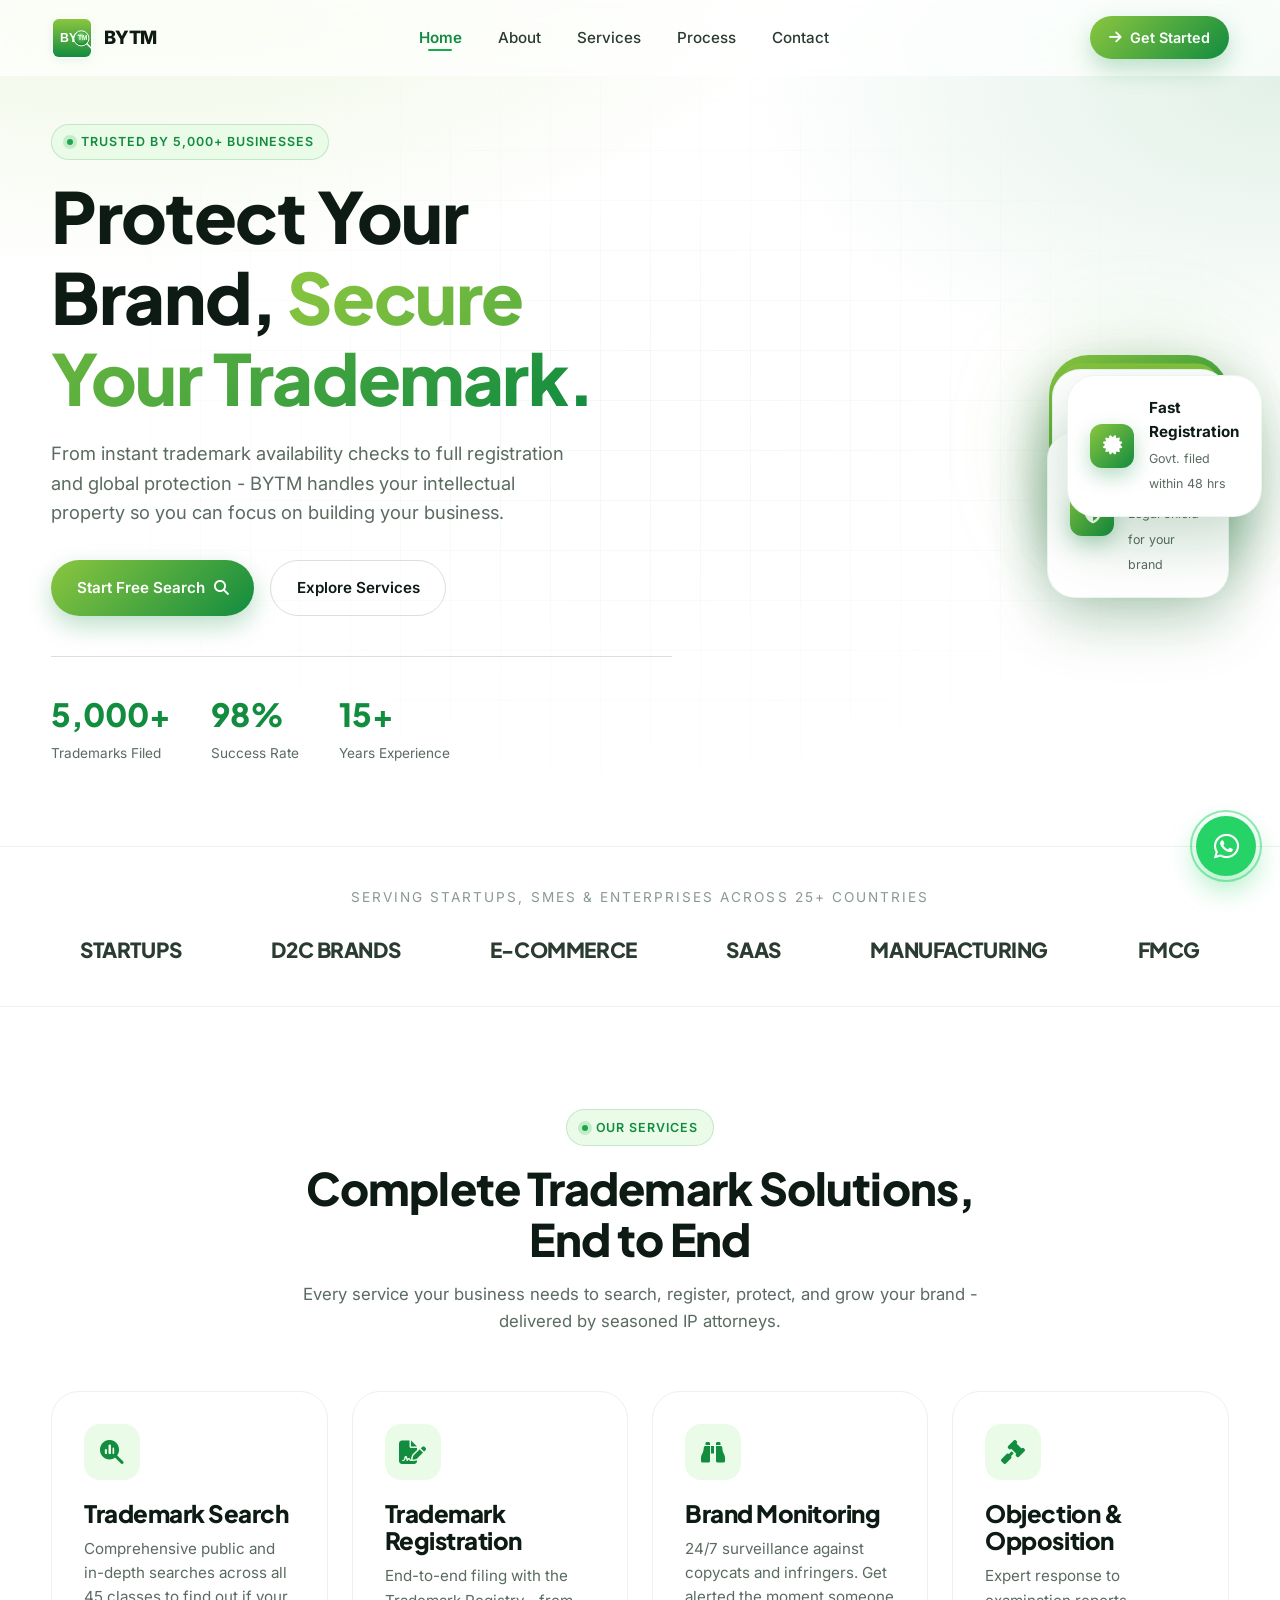
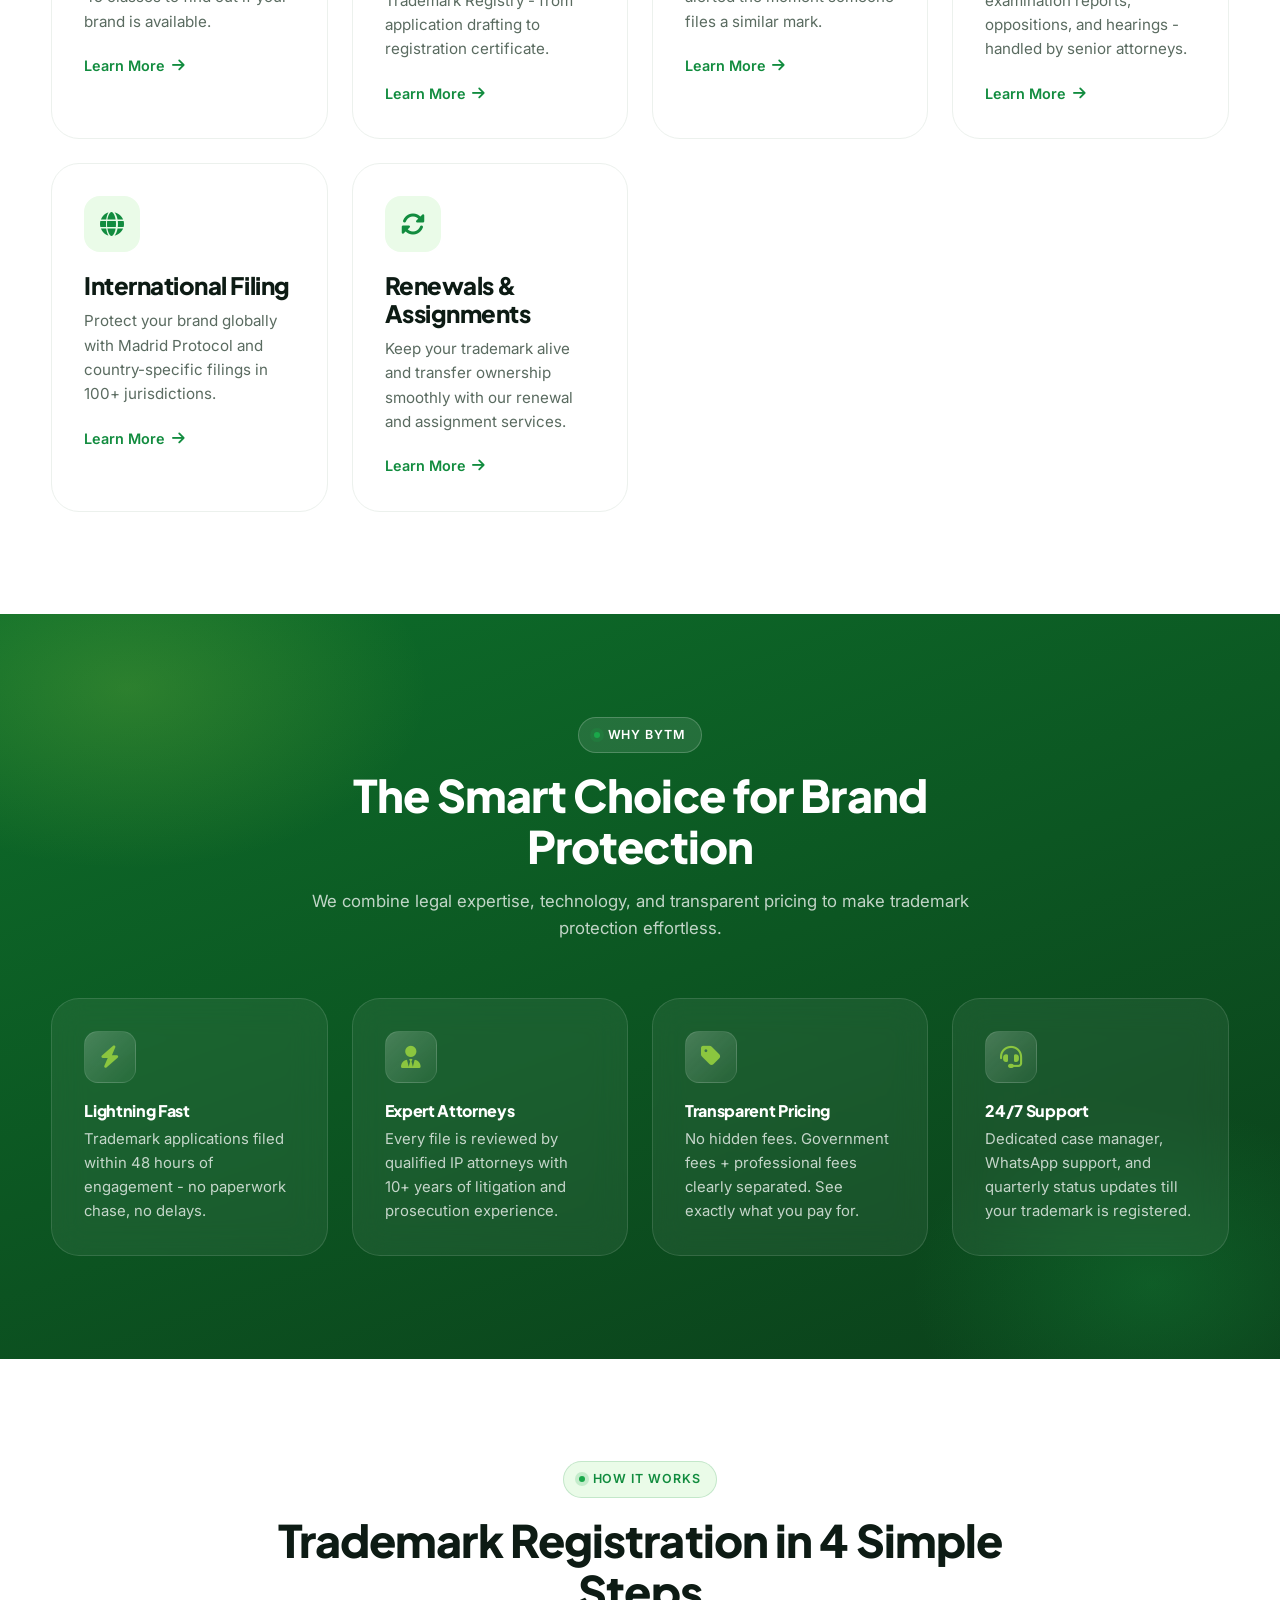
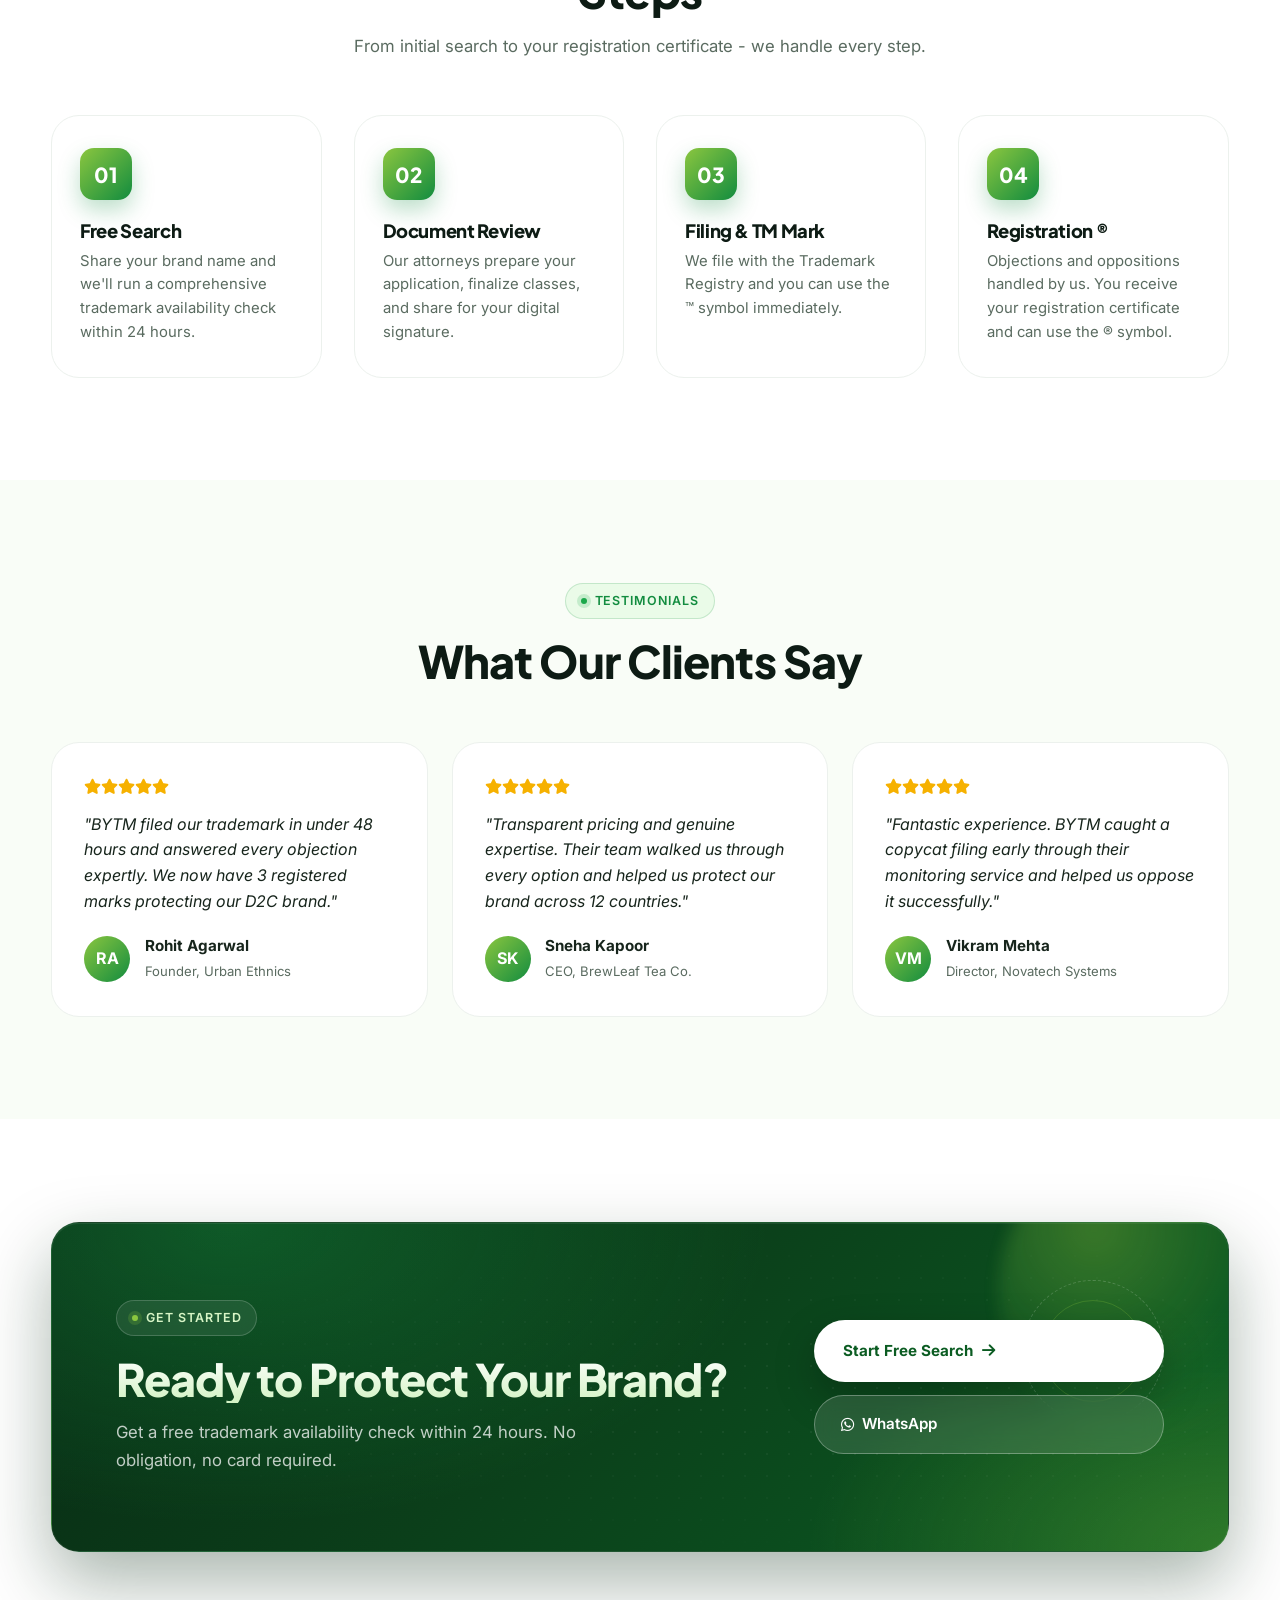
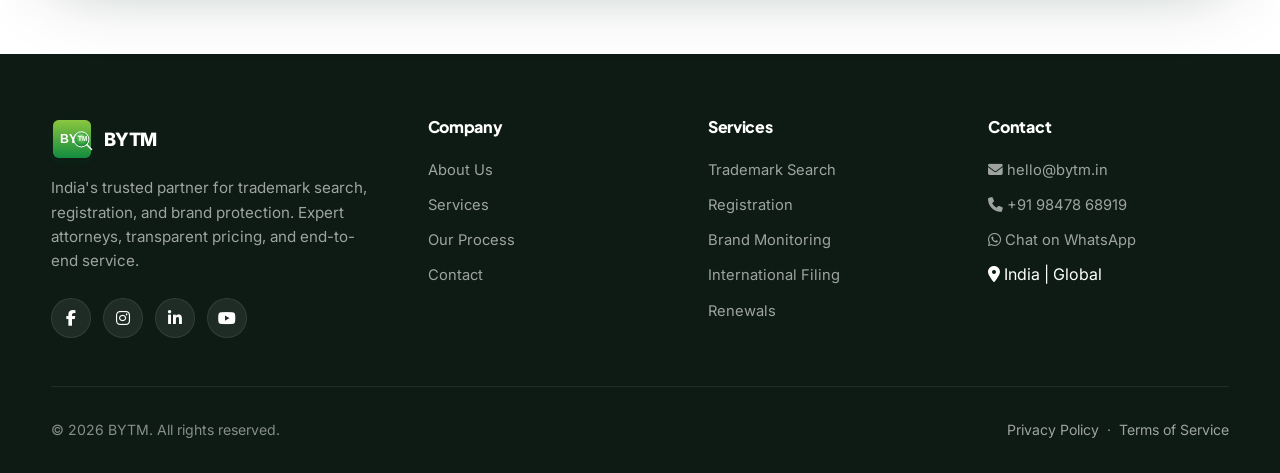
<file: index.html>
<!DOCTYPE html>
<html lang="en">
<head>
<meta charset="UTF-8"/>
<meta name="viewport" content="width=device-width, initial-scale=1.0"/>
<title>BYTM - Trademark Search, Registration & Protection Experts</title>
<meta name="description" content="BYTM helps businesses search, register, and protect their trademarks across India and globally. Fast filings, expert attorneys, and end-to-end IP protection."/>
<link rel="icon" type="image/svg+xml" href="assets/logo.svg"/>
<link rel="preconnect" href="https://fonts.googleapis.com"/>
<link rel="preconnect" href="https://fonts.gstatic.com" crossorigin/>
<link href="https://fonts.googleapis.com/css2?family=Inter:wght@400;500;600;700&family=Plus+Jakarta+Sans:wght@600;700;800&display=swap" rel="stylesheet"/>
<link rel="stylesheet" href="https://cdnjs.cloudflare.com/ajax/libs/font-awesome/6.5.1/css/all.min.css"/>
<link rel="stylesheet" href="css/style.css"/>
</head>
<body>

<!-- NAV -->
<nav class="nav">
  <div class="container nav-inner">
    <a href="index.html" class="logo">
      <img src="assets/logo.svg" alt="BYTM"/>
      <span>BYTM</span>
    </a>
    <ul class="nav-links">
      <li><a href="index.html">Home</a></li>
      <li><a href="about.html">About</a></li>
      <li><a href="services.html">Services</a></li>
      <li><a href="process.html">Process</a></li>
      <li><a href="contact.html">Contact</a></li>
    </ul>
    <div class="nav-cta">
      <a href="contact.html" class="btn btn-primary"><i class="fa-solid fa-arrow-right"></i> Get Started</a>
      <button class="hamburger" aria-label="Menu"><span></span></button>
    </div>
  </div>
</nav>

<!-- HERO -->
<header class="hero">
  <div class="container hero-grid">
    <div class="hero-text">
      <span class="eyebrow reveal">Trusted by 5,000+ businesses</span>
      <h1 class="reveal delay-1">Protect Your Brand, <span class="accent">Secure Your Trademark.</span></h1>
      <p class="hero-lead reveal delay-2">From instant trademark availability checks to full registration and global protection - BYTM handles your intellectual property so you can focus on building your business.</p>
      <div class="hero-ctas reveal delay-3">
        <a href="contact.html" class="btn btn-primary">Start Free Search <i class="fa-solid fa-magnifying-glass"></i></a>
        <a href="services.html" class="btn btn-ghost">Explore Services</a>
      </div>
      <div class="hero-stats reveal delay-4">
        <div class="stat"><strong data-count="5000" data-suffix="+">0</strong><span>Trademarks Filed</span></div>
        <div class="stat"><strong data-count="98" data-suffix="%">0</strong><span>Success Rate</span></div>
        <div class="stat"><strong data-count="15" data-suffix="+">0</strong><span>Years Experience</span></div>
      </div>
    </div>
    <div class="hero-visual reveal delay-2">
      <div class="orb"></div>
      <div class="card-stack">
        <div class="hero-logo-badge"><img src="assets/logo.svg" alt="BYTM"/></div>
        <div class="hero-card c1">
          <div class="icon"><i class="fa-solid fa-magnifying-glass"></i></div>
          <div class="txt"><strong>Instant Search</strong><span>Check availability in 30 seconds</span></div>
        </div>
        <div class="hero-card c2">
          <div class="icon"><i class="fa-solid fa-shield-halved"></i></div>
          <div class="txt"><strong>Full Protection</strong><span>Legal shield for your brand</span></div>
        </div>
        <div class="hero-card c3">
          <div class="icon"><i class="fa-solid fa-certificate"></i></div>
          <div class="txt"><strong>Fast Registration</strong><span>Govt. filed within 48 hrs</span></div>
        </div>
      </div>
    </div>
  </div>
</header>

<!-- TRUSTED BAR -->
<section class="trust-bar">
  <div class="container">
    <p class="reveal">Serving Startups, SMEs & Enterprises Across 25+ Countries</p>
    <div class="trust-logos reveal delay-1">
      <span>STARTUPS</span>
      <span>D2C BRANDS</span>
      <span>E-COMMERCE</span>
      <span>SAAS</span>
      <span>MANUFACTURING</span>
      <span>FMCG</span>
    </div>
  </div>
</section>

<!-- SERVICES PREVIEW -->
<section>
  <div class="container">
    <div class="section-title reveal">
      <span class="eyebrow">Our Services</span>
      <h2>Complete Trademark Solutions, End to End</h2>
      <p>Every service your business needs to search, register, protect, and grow your brand - delivered by seasoned IP attorneys.</p>
    </div>
    <div class="card-grid">
      <div class="card reveal">
        <div class="card-icon"><i class="fa-solid fa-magnifying-glass-chart"></i></div>
        <h3>Trademark Search</h3>
        <p>Comprehensive public and in-depth searches across all 45 classes to find out if your brand is available.</p>
        <a href="services.html" class="arrow">Learn More <i class="fa-solid fa-arrow-right"></i></a>
      </div>
      <div class="card reveal delay-1">
        <div class="card-icon"><i class="fa-solid fa-file-signature"></i></div>
        <h3>Trademark Registration</h3>
        <p>End-to-end filing with the Trademark Registry - from application drafting to registration certificate.</p>
        <a href="services.html" class="arrow">Learn More <i class="fa-solid fa-arrow-right"></i></a>
      </div>
      <div class="card reveal delay-2">
        <div class="card-icon"><i class="fa-solid fa-binoculars"></i></div>
        <h3>Brand Monitoring</h3>
        <p>24/7 surveillance against copycats and infringers. Get alerted the moment someone files a similar mark.</p>
        <a href="services.html" class="arrow">Learn More <i class="fa-solid fa-arrow-right"></i></a>
      </div>
      <div class="card reveal delay-3">
        <div class="card-icon"><i class="fa-solid fa-gavel"></i></div>
        <h3>Objection & Opposition</h3>
        <p>Expert response to examination reports, oppositions, and hearings - handled by senior attorneys.</p>
        <a href="services.html" class="arrow">Learn More <i class="fa-solid fa-arrow-right"></i></a>
      </div>
      <div class="card reveal">
        <div class="card-icon"><i class="fa-solid fa-globe"></i></div>
        <h3>International Filing</h3>
        <p>Protect your brand globally with Madrid Protocol and country-specific filings in 100+ jurisdictions.</p>
        <a href="services.html" class="arrow">Learn More <i class="fa-solid fa-arrow-right"></i></a>
      </div>
      <div class="card reveal delay-1">
        <div class="card-icon"><i class="fa-solid fa-rotate"></i></div>
        <h3>Renewals & Assignments</h3>
        <p>Keep your trademark alive and transfer ownership smoothly with our renewal and assignment services.</p>
        <a href="services.html" class="arrow">Learn More <i class="fa-solid fa-arrow-right"></i></a>
      </div>
    </div>
  </div>
</section>

<!-- WHY US -->
<section class="why">
  <div class="container">
    <div class="section-title reveal">
      <span class="eyebrow">Why BYTM</span>
      <h2>The Smart Choice for Brand Protection</h2>
      <p>We combine legal expertise, technology, and transparent pricing to make trademark protection effortless.</p>
    </div>
    <div class="why-grid">
      <div class="why-card reveal">
        <div class="icon"><i class="fa-solid fa-bolt"></i></div>
        <h4>Lightning Fast</h4>
        <p>Trademark applications filed within 48 hours of engagement - no paperwork chase, no delays.</p>
      </div>
      <div class="why-card reveal delay-1">
        <div class="icon"><i class="fa-solid fa-user-tie"></i></div>
        <h4>Expert Attorneys</h4>
        <p>Every file is reviewed by qualified IP attorneys with 10+ years of litigation and prosecution experience.</p>
      </div>
      <div class="why-card reveal delay-2">
        <div class="icon"><i class="fa-solid fa-tag"></i></div>
        <h4>Transparent Pricing</h4>
        <p>No hidden fees. Government fees + professional fees clearly separated. See exactly what you pay for.</p>
      </div>
      <div class="why-card reveal delay-3">
        <div class="icon"><i class="fa-solid fa-headset"></i></div>
        <h4>24/7 Support</h4>
        <p>Dedicated case manager, WhatsApp support, and quarterly status updates till your trademark is registered.</p>
      </div>
    </div>
  </div>
</section>

<!-- PROCESS -->
<section>
  <div class="container">
    <div class="section-title reveal">
      <span class="eyebrow">How It Works</span>
      <h2>Trademark Registration in 4 Simple Steps</h2>
      <p>From initial search to your registration certificate - we handle every step.</p>
    </div>
    <div class="process-grid">
      <div class="step reveal"><div class="num">01</div><h4>Free Search</h4><p>Share your brand name and we'll run a comprehensive trademark availability check within 24 hours.</p></div>
      <div class="step reveal delay-1"><div class="num">02</div><h4>Document Review</h4><p>Our attorneys prepare your application, finalize classes, and share for your digital signature.</p></div>
      <div class="step reveal delay-2"><div class="num">03</div><h4>Filing & TM Mark</h4><p>We file with the Trademark Registry and you can use the ™ symbol immediately.</p></div>
      <div class="step reveal delay-3"><div class="num">04</div><h4>Registration ®</h4><p>Objections and oppositions handled by us. You receive your registration certificate and can use the ® symbol.</p></div>
    </div>
  </div>
</section>

<!-- TESTIMONIALS -->
<section style="background:#f9fdf7;">
  <div class="container">
    <div class="section-title reveal">
      <span class="eyebrow">Testimonials</span>
      <h2>What Our Clients Say</h2>
    </div>
    <div class="testimonials-grid">
      <div class="t-card reveal">
        <div class="stars"><i class="fa-solid fa-star"></i><i class="fa-solid fa-star"></i><i class="fa-solid fa-star"></i><i class="fa-solid fa-star"></i><i class="fa-solid fa-star"></i></div>
        <blockquote>"BYTM filed our trademark in under 48 hours and answered every objection expertly. We now have 3 registered marks protecting our D2C brand."</blockquote>
        <div class="who"><div class="avatar">RA</div><div><strong>Rohit Agarwal</strong><span>Founder, Urban Ethnics</span></div></div>
      </div>
      <div class="t-card reveal delay-1">
        <div class="stars"><i class="fa-solid fa-star"></i><i class="fa-solid fa-star"></i><i class="fa-solid fa-star"></i><i class="fa-solid fa-star"></i><i class="fa-solid fa-star"></i></div>
        <blockquote>"Transparent pricing and genuine expertise. Their team walked us through every option and helped us protect our brand across 12 countries."</blockquote>
        <div class="who"><div class="avatar">SK</div><div><strong>Sneha Kapoor</strong><span>CEO, BrewLeaf Tea Co.</span></div></div>
      </div>
      <div class="t-card reveal delay-2">
        <div class="stars"><i class="fa-solid fa-star"></i><i class="fa-solid fa-star"></i><i class="fa-solid fa-star"></i><i class="fa-solid fa-star"></i><i class="fa-solid fa-star"></i></div>
        <blockquote>"Fantastic experience. BYTM caught a copycat filing early through their monitoring service and helped us oppose it successfully."</blockquote>
        <div class="who"><div class="avatar">VM</div><div><strong>Vikram Mehta</strong><span>Director, Novatech Systems</span></div></div>
      </div>
    </div>
  </div>
</section>

<!-- CTA -->
<section>
  <div class="container">
    <div class="cta-banner reveal">
      <div>
        <span class="eyebrow">Get Started</span><h2>Ready to Protect Your Brand?</h2>
        <p>Get a free trademark availability check within 24 hours. No obligation, no card required.</p>
      </div>
      <div class="actions">
        <a href="contact.html" class="btn btn-white">Start Free Search <i class="fa-solid fa-arrow-right"></i></a>
        <a href="#" data-wa-link data-wa-msg="Hi BYTM, I'd like a free trademark search." class="btn btn-ghost" style="background:rgba(255,255,255,.12);border-color:rgba(255,255,255,.3);color:#fff;"><i class="fa-brands fa-whatsapp"></i> WhatsApp</a>
      </div>
    </div>
  </div>
</section>

<!-- FOOTER -->
<footer class="footer">
  <div class="container">
    <div class="footer-grid">
      <div class="footer-brand">
        <a href="index.html" class="logo"><img src="assets/logo.svg" alt="BYTM"/><span>BYTM</span></a>
        <p>India's trusted partner for trademark search, registration, and brand protection. Expert attorneys, transparent pricing, and end-to-end service.</p>
        <div class="social">
          <a href="#" aria-label="Facebook"><i class="fa-brands fa-facebook-f"></i></a>
          <a href="#" aria-label="Instagram"><i class="fa-brands fa-instagram"></i></a>
          <a href="#" aria-label="LinkedIn"><i class="fa-brands fa-linkedin-in"></i></a>
          <a href="#" aria-label="YouTube"><i class="fa-brands fa-youtube"></i></a>
        </div>
      </div>
      <div class="footer-col">
        <h4>Company</h4>
        <ul>
          <li><a href="about.html">About Us</a></li>
          <li><a href="services.html">Services</a></li>
          <li><a href="process.html">Our Process</a></li>
          <li><a href="contact.html">Contact</a></li>
        </ul>
      </div>
      <div class="footer-col">
        <h4>Services</h4>
        <ul>
          <li><a href="services.html">Trademark Search</a></li>
          <li><a href="services.html">Registration</a></li>
          <li><a href="services.html">Brand Monitoring</a></li>
          <li><a href="services.html">International Filing</a></li>
          <li><a href="services.html">Renewals</a></li>
        </ul>
      </div>
      <div class="footer-col">
        <h4>Contact</h4>
        <ul>
          <li><a href="mailto:hello@bytm.in"><i class="fa-solid fa-envelope"></i> hello@bytm.in</a></li>
          <li><a href="tel:+919847868919"><i class="fa-solid fa-phone"></i> +91 98478 68919</a></li>
          <li><a href="#" data-wa-link><i class="fa-brands fa-whatsapp"></i> Chat on WhatsApp</a></li>
          <li><span><i class="fa-solid fa-location-dot"></i> India | Global</span></li>
        </ul>
      </div>
    </div>
    <div class="footer-bottom">
      <span>© <span id="year"></span> BYTM. All rights reserved.</span>
      <span><a href="#">Privacy Policy</a> &nbsp;·&nbsp; <a href="#">Terms of Service</a></span>
    </div>
  </div>
</footer>

<!-- FLOATING WHATSAPP -->
<a href="#" class="wa-float" data-wa-link aria-label="Chat on WhatsApp">
  <i class="fa-brands fa-whatsapp"></i>
  <span class="wa-tooltip">Chat with us on WhatsApp</span>
</a>

<script src="js/script.js"></script>
</body>
</html>
</file>
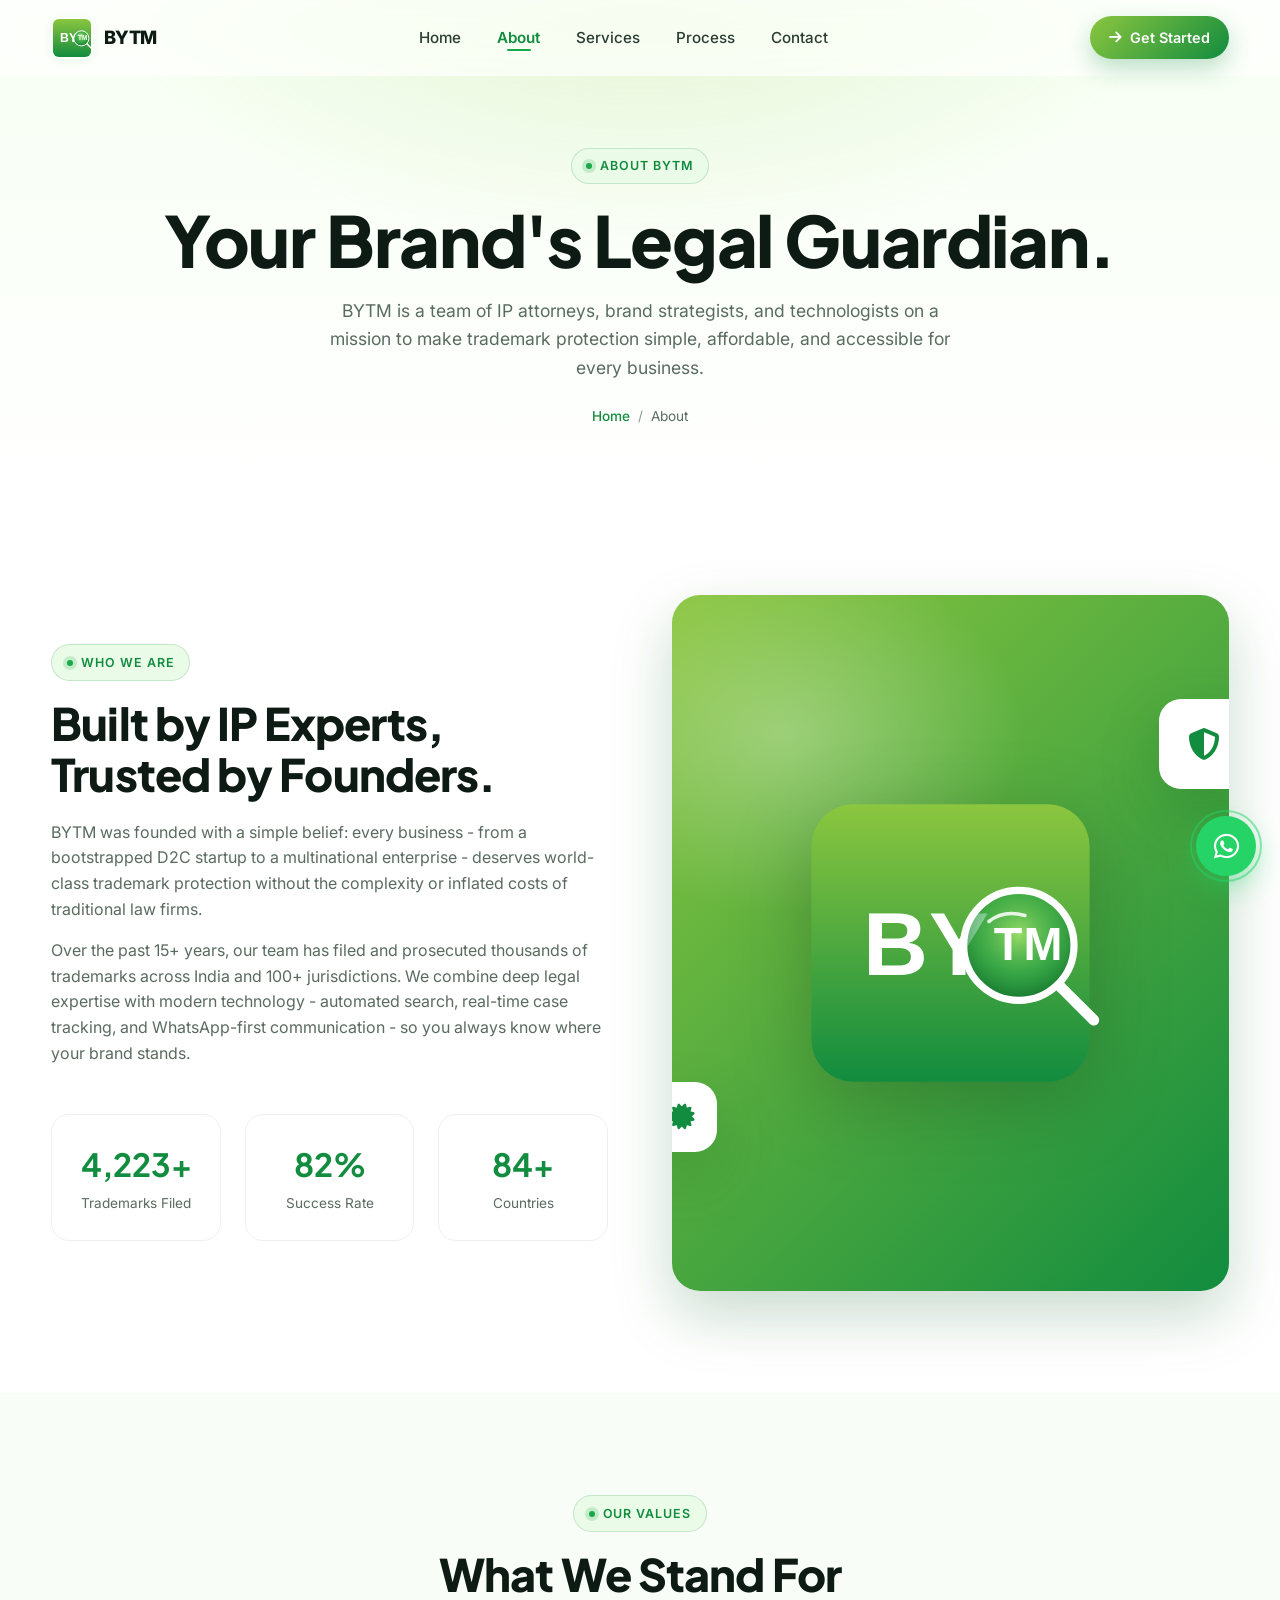
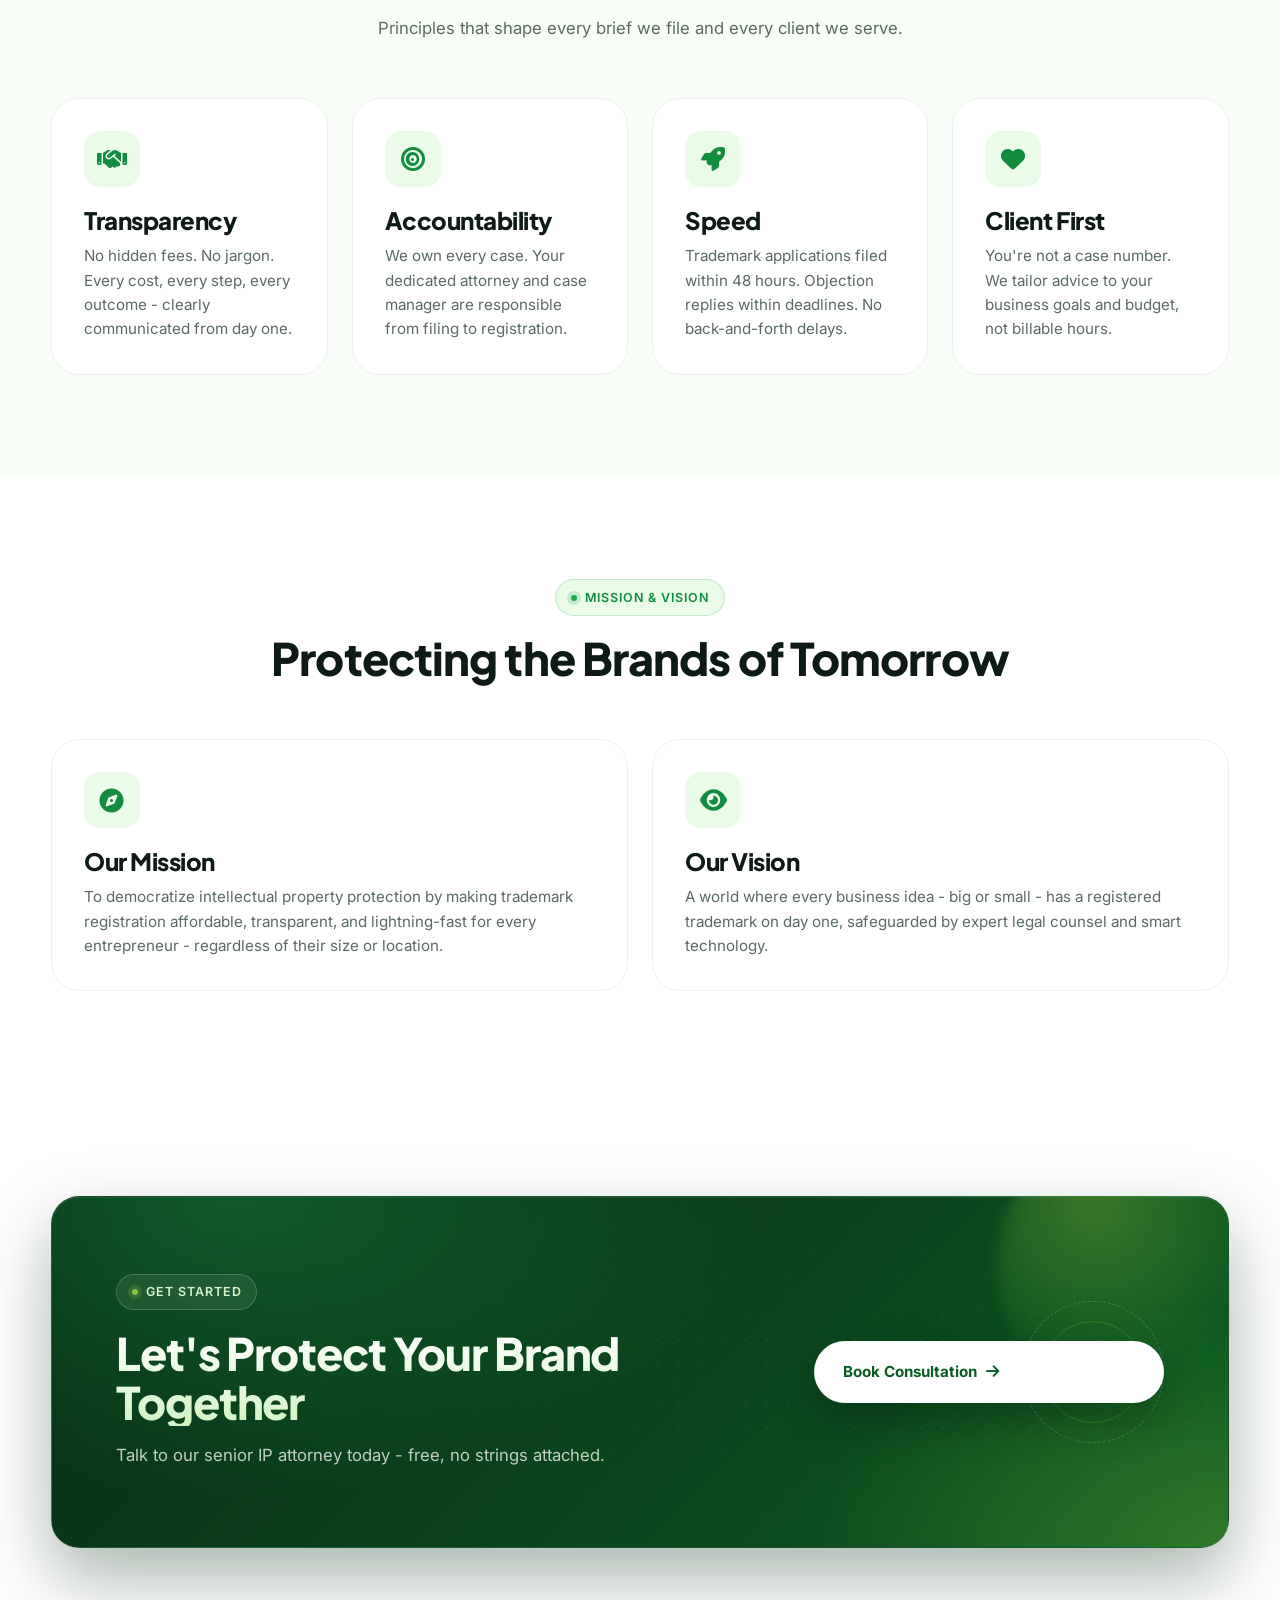
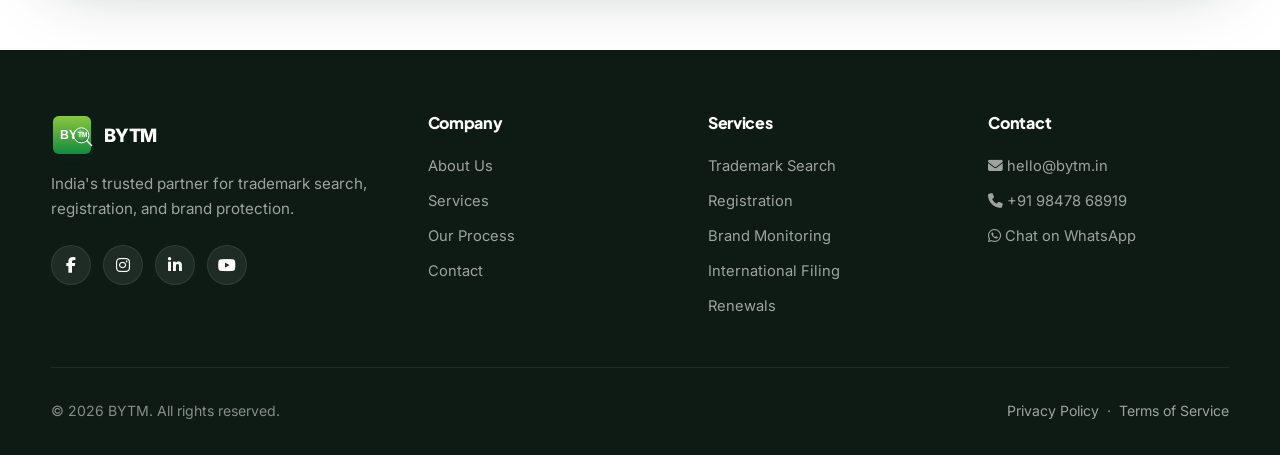
<file: about.html>
<!DOCTYPE html>
<html lang="en">
<head>
<meta charset="UTF-8"/>
<meta name="viewport" content="width=device-width, initial-scale=1.0"/>
<title>About Us - BYTM</title>
<meta name="description" content="Meet BYTM - a team of IP attorneys and brand strategists helping thousands of businesses protect their trademarks."/>
<link rel="icon" type="image/svg+xml" href="assets/logo.svg"/>
<link rel="preconnect" href="https://fonts.googleapis.com"/>
<link rel="preconnect" href="https://fonts.gstatic.com" crossorigin/>
<link href="https://fonts.googleapis.com/css2?family=Inter:wght@400;500;600;700&family=Plus+Jakarta+Sans:wght@600;700;800&display=swap" rel="stylesheet"/>
<link rel="stylesheet" href="https://cdnjs.cloudflare.com/ajax/libs/font-awesome/6.5.1/css/all.min.css"/>
<link rel="stylesheet" href="css/style.css"/>
</head>
<body>

<nav class="nav">
  <div class="container nav-inner">
    <a href="index.html" class="logo"><img src="assets/logo.svg" alt="BYTM"/><span>BYTM</span></a>
    <ul class="nav-links">
      <li><a href="index.html">Home</a></li>
      <li><a href="about.html">About</a></li>
      <li><a href="services.html">Services</a></li>
      <li><a href="process.html">Process</a></li>
      <li><a href="contact.html">Contact</a></li>
    </ul>
    <div class="nav-cta">
      <a href="contact.html" class="btn btn-primary"><i class="fa-solid fa-arrow-right"></i> Get Started</a>
      <button class="hamburger" aria-label="Menu"><span></span></button>
    </div>
  </div>
</nav>

<!-- PAGE HERO -->
<section class="page-hero">
  <div class="container">
    <span class="eyebrow reveal">About BYTM</span>
    <h1 class="reveal delay-1">Your Brand's Legal Guardian.</h1>
    <p class="reveal delay-2">BYTM is a team of IP attorneys, brand strategists, and technologists on a mission to make trademark protection simple, affordable, and accessible for every business.</p>
    <div class="breadcrumb reveal delay-3"><a href="index.html">Home</a><span class="sep">/</span><span>About</span></div>
  </div>
</section>

<!-- WHO WE ARE -->
<section>
  <div class="container about-grid">
    <div class="reveal">
      <span class="eyebrow">Who We Are</span>
      <h2 style="margin:1rem 0 1.25rem;">Built by IP Experts, Trusted by Founders.</h2>
      <p style="color:var(--ink-500);margin-bottom:1rem;">BYTM was founded with a simple belief: every business - from a bootstrapped D2C startup to a multinational enterprise - deserves world-class trademark protection without the complexity or inflated costs of traditional law firms.</p>
      <p style="color:var(--ink-500);margin-bottom:1.5rem;">Over the past 15+ years, our team has filed and prosecuted thousands of trademarks across India and 100+ jurisdictions. We combine deep legal expertise with modern technology - automated search, real-time case tracking, and WhatsApp-first communication - so you always know where your brand stands.</p>
      <div class="about-stats">
        <div class="stat"><strong data-count="5000" data-suffix="+">0</strong><span>Trademarks Filed</span></div>
        <div class="stat"><strong data-count="98" data-suffix="%">0</strong><span>Success Rate</span></div>
        <div class="stat"><strong data-count="100" data-suffix="+">0</strong><span>Countries</span></div>
      </div>
    </div>
    <div class="about-visual reveal delay-1">
      <div class="center-logo"><img src="assets/logo.svg" alt="BYTM"/></div>
      <div class="float-icon a"><i class="fa-solid fa-shield-halved"></i></div>
      <div class="float-icon b"><i class="fa-solid fa-certificate"></i></div>
    </div>
  </div>
</section>

<!-- VALUES -->
<section style="background:#f9fdf7;">
  <div class="container">
    <div class="section-title reveal">
      <span class="eyebrow">Our Values</span>
      <h2>What We Stand For</h2>
      <p>Principles that shape every brief we file and every client we serve.</p>
    </div>
    <div class="values-grid">
      <div class="card reveal">
        <div class="card-icon"><i class="fa-solid fa-handshake"></i></div>
        <h3>Transparency</h3>
        <p>No hidden fees. No jargon. Every cost, every step, every outcome - clearly communicated from day one.</p>
      </div>
      <div class="card reveal delay-1">
        <div class="card-icon"><i class="fa-solid fa-bullseye"></i></div>
        <h3>Accountability</h3>
        <p>We own every case. Your dedicated attorney and case manager are responsible from filing to registration.</p>
      </div>
      <div class="card reveal delay-2">
        <div class="card-icon"><i class="fa-solid fa-rocket"></i></div>
        <h3>Speed</h3>
        <p>Trademark applications filed within 48 hours. Objection replies within deadlines. No back-and-forth delays.</p>
      </div>
      <div class="card reveal delay-3">
        <div class="card-icon"><i class="fa-solid fa-heart"></i></div>
        <h3>Client First</h3>
        <p>You're not a case number. We tailor advice to your business goals and budget, not billable hours.</p>
      </div>
    </div>
  </div>
</section>

<!-- MISSION / VISION -->
<section>
  <div class="container">
    <div class="section-title reveal">
      <span class="eyebrow">Mission & Vision</span>
      <h2>Protecting the Brands of Tomorrow</h2>
    </div>
    <div class="card-grid" style="grid-template-columns:repeat(auto-fit, minmax(340px, 1fr));">
      <div class="card reveal">
        <div class="card-icon"><i class="fa-solid fa-compass"></i></div>
        <h3>Our Mission</h3>
        <p>To democratize intellectual property protection by making trademark registration affordable, transparent, and lightning-fast for every entrepreneur - regardless of their size or location.</p>
      </div>
      <div class="card reveal delay-1">
        <div class="card-icon"><i class="fa-solid fa-eye"></i></div>
        <h3>Our Vision</h3>
        <p>A world where every business idea - big or small - has a registered trademark on day one, safeguarded by expert legal counsel and smart technology.</p>
      </div>
    </div>
  </div>
</section>

<!-- CTA -->
<section>
  <div class="container">
    <div class="cta-banner reveal">
      <div>
        <span class="eyebrow">Get Started</span><h2>Let's Protect Your Brand Together</h2>
        <p>Talk to our senior IP attorney today - free, no strings attached.</p>
      </div>
      <div class="actions">
        <a href="contact.html" class="btn btn-white">Book Consultation <i class="fa-solid fa-arrow-right"></i></a>
      </div>
    </div>
  </div>
</section>

<!-- FOOTER -->
<footer class="footer">
  <div class="container">
    <div class="footer-grid">
      <div class="footer-brand">
        <a href="index.html" class="logo"><img src="assets/logo.svg" alt="BYTM"/><span>BYTM</span></a>
        <p>India's trusted partner for trademark search, registration, and brand protection.</p>
        <div class="social">
          <a href="#" aria-label="Facebook"><i class="fa-brands fa-facebook-f"></i></a>
          <a href="#" aria-label="Instagram"><i class="fa-brands fa-instagram"></i></a>
          <a href="#" aria-label="LinkedIn"><i class="fa-brands fa-linkedin-in"></i></a>
          <a href="#" aria-label="YouTube"><i class="fa-brands fa-youtube"></i></a>
        </div>
      </div>
      <div class="footer-col">
        <h4>Company</h4>
        <ul>
          <li><a href="about.html">About Us</a></li>
          <li><a href="services.html">Services</a></li>
          <li><a href="process.html">Our Process</a></li>
          <li><a href="contact.html">Contact</a></li>
        </ul>
      </div>
      <div class="footer-col">
        <h4>Services</h4>
        <ul>
          <li><a href="services.html">Trademark Search</a></li>
          <li><a href="services.html">Registration</a></li>
          <li><a href="services.html">Brand Monitoring</a></li>
          <li><a href="services.html">International Filing</a></li>
          <li><a href="services.html">Renewals</a></li>
        </ul>
      </div>
      <div class="footer-col">
        <h4>Contact</h4>
        <ul>
          <li><a href="mailto:hello@bytm.in"><i class="fa-solid fa-envelope"></i> hello@bytm.in</a></li>
          <li><a href="tel:+919847868919"><i class="fa-solid fa-phone"></i> +91 98478 68919</a></li>
          <li><a href="#" data-wa-link><i class="fa-brands fa-whatsapp"></i> Chat on WhatsApp</a></li>
        </ul>
      </div>
    </div>
    <div class="footer-bottom">
      <span>© <span id="year"></span> BYTM. All rights reserved.</span>
      <span><a href="#">Privacy Policy</a> &nbsp;·&nbsp; <a href="#">Terms of Service</a></span>
    </div>
  </div>
</footer>

<a href="#" class="wa-float" data-wa-link aria-label="Chat on WhatsApp">
  <i class="fa-brands fa-whatsapp"></i>
  <span class="wa-tooltip">Chat with us on WhatsApp</span>
</a>

<script src="js/script.js"></script>
</body>
</html>
</file>
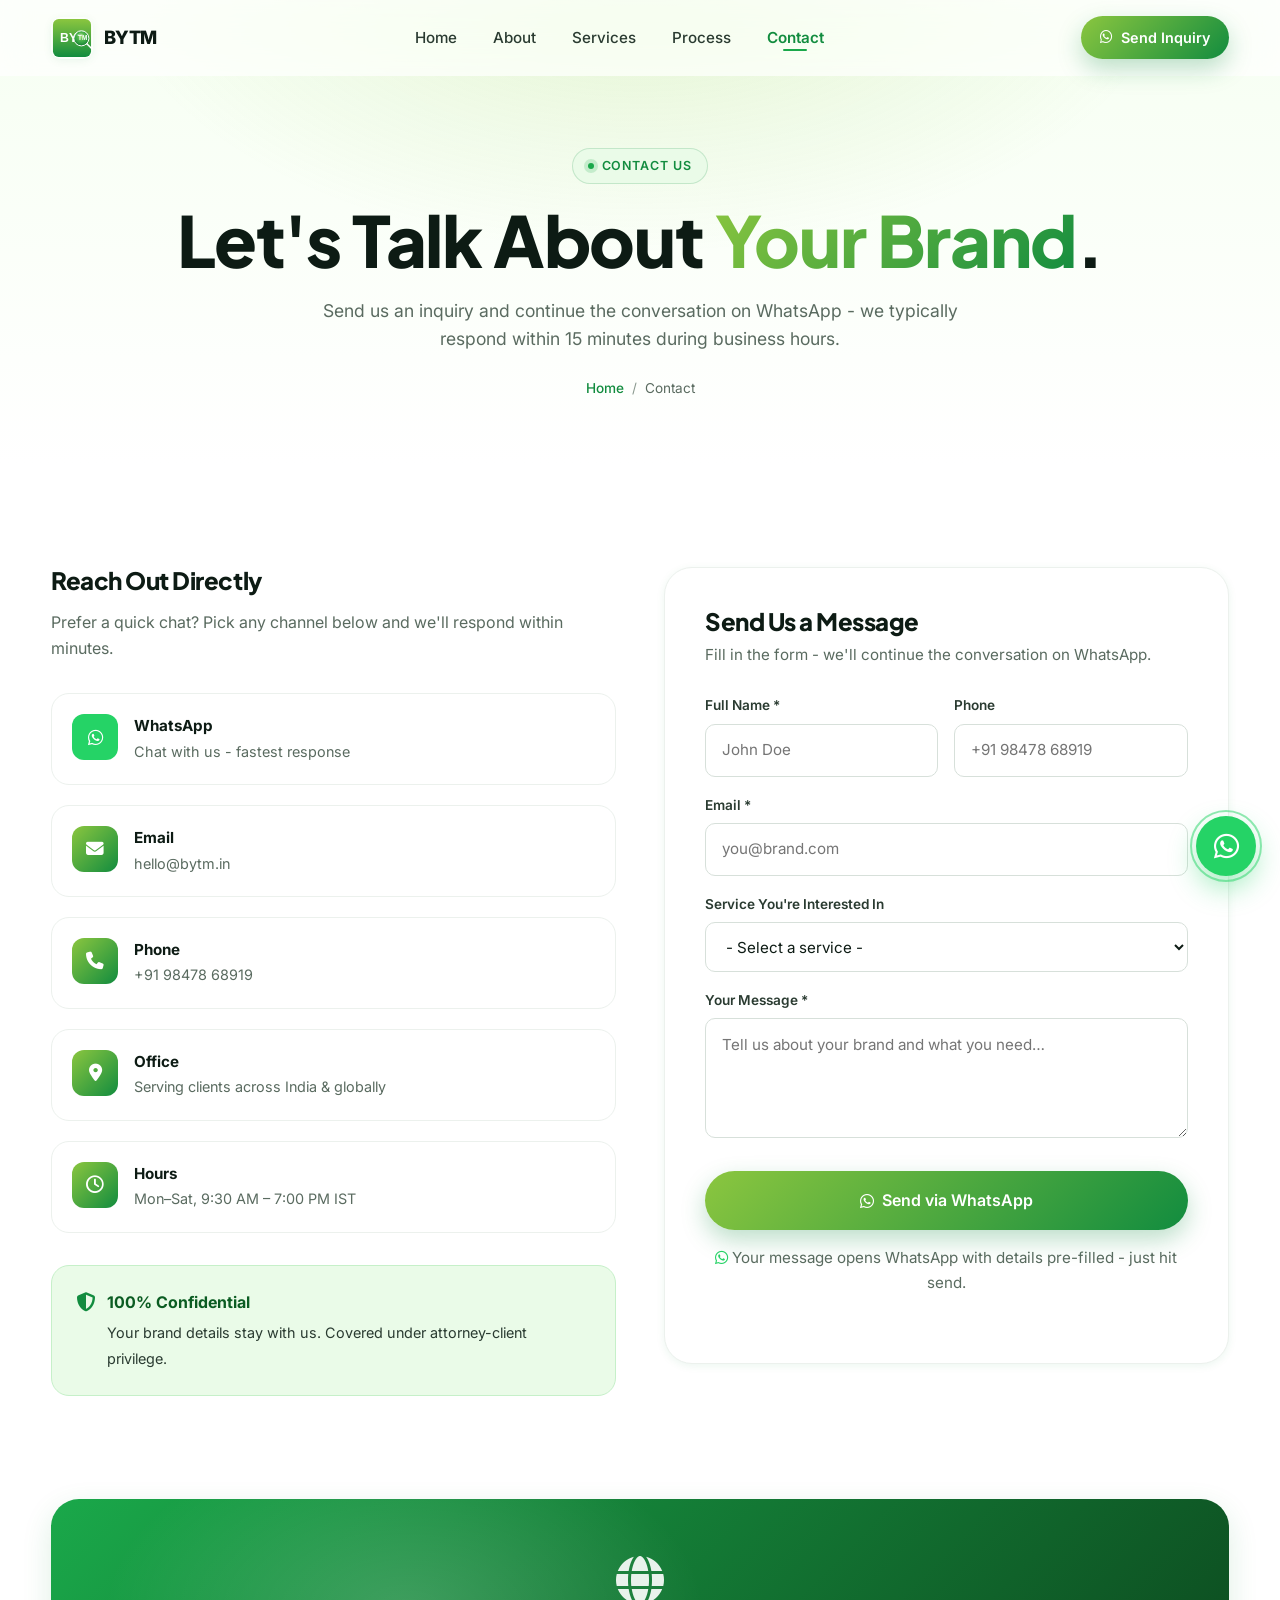
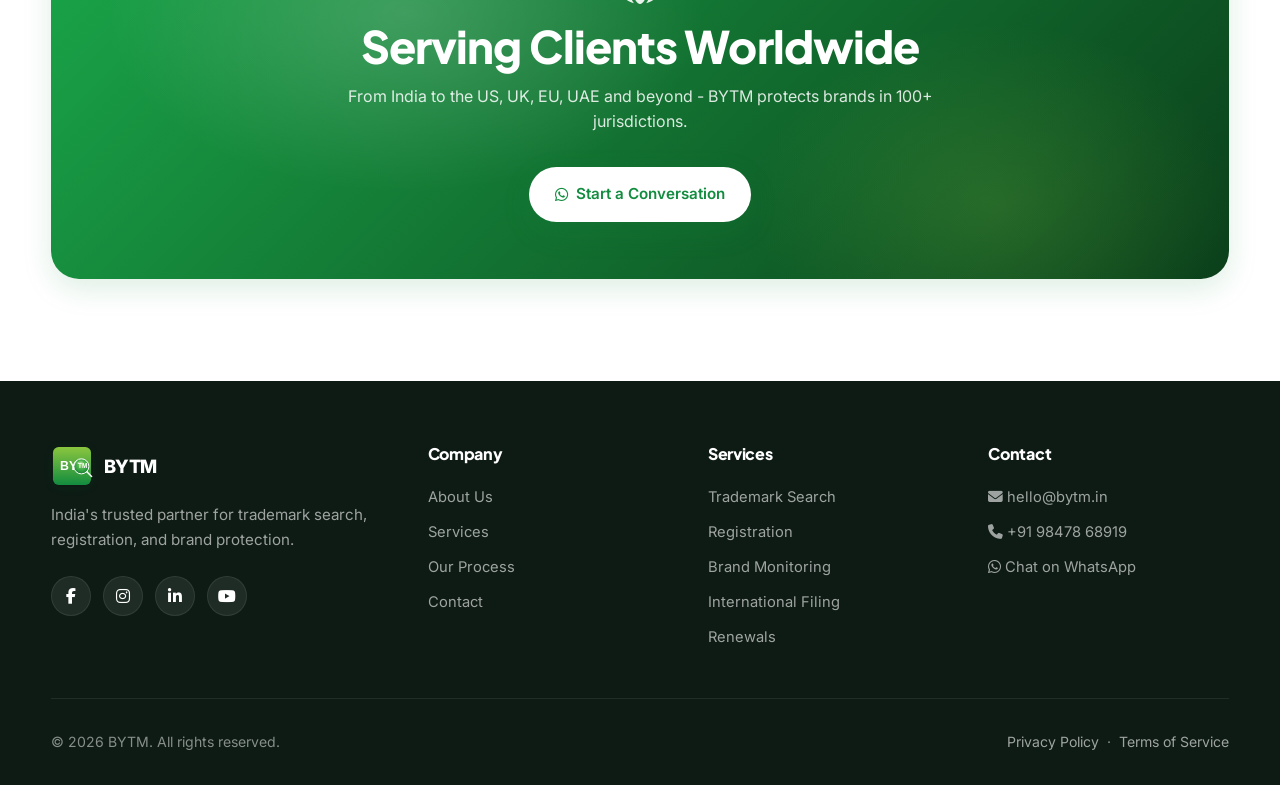
<file: contact.html>
<!DOCTYPE html>
<html lang="en">
<head>
<meta charset="UTF-8"/>
<meta name="viewport" content="width=device-width, initial-scale=1.0"/>
<title>Contact - BYTM</title>
<meta name="description" content="Get in touch with BYTM for free trademark consultation. Reach us via form, email, phone, or WhatsApp."/>
<link rel="icon" type="image/svg+xml" href="assets/logo.svg"/>
<link rel="preconnect" href="https://fonts.googleapis.com"/>
<link rel="preconnect" href="https://fonts.gstatic.com" crossorigin/>
<link href="https://fonts.googleapis.com/css2?family=Inter:wght@400;500;600;700&family=Plus+Jakarta+Sans:wght@600;700;800&display=swap" rel="stylesheet"/>
<link rel="stylesheet" href="https://cdnjs.cloudflare.com/ajax/libs/font-awesome/6.5.1/css/all.min.css"/>
<link rel="stylesheet" href="css/style.css"/>
</head>
<body>

<nav class="nav">
  <div class="container nav-inner">
    <a href="index.html" class="logo"><img src="assets/logo.svg" alt="BYTM"/><span>BYTM</span></a>
    <ul class="nav-links">
      <li><a href="index.html">Home</a></li>
      <li><a href="about.html">About</a></li>
      <li><a href="services.html">Services</a></li>
      <li><a href="process.html">Process</a></li>
      <li><a href="contact.html">Contact</a></li>
    </ul>
    <div class="nav-cta">
      <a href="#contactForm" class="btn btn-primary"><i class="fa-brands fa-whatsapp"></i> Send Inquiry</a>
      <button class="hamburger" aria-label="Menu"><span></span></button>
    </div>
  </div>
</nav>

<section class="page-hero">
  <div class="container">
    <span class="eyebrow reveal">Contact Us</span>
    <h1 class="reveal delay-1">Let's Talk About <span style="background:var(--grad-brand);-webkit-background-clip:text;background-clip:text;color:transparent;">Your Brand</span>.</h1>
    <p class="reveal delay-2">Send us an inquiry and continue the conversation on WhatsApp - we typically respond within 15 minutes during business hours.</p>
    <div class="breadcrumb reveal delay-3"><a href="index.html">Home</a><span class="sep">/</span><span>Contact</span></div>
  </div>
</section>

<section>
  <div class="container contact-grid">

    <div class="contact-info reveal">
      <h3>Reach Out Directly</h3>
      <p>Prefer a quick chat? Pick any channel below and we'll respond within minutes.</p>

      <div class="contact-list">
        <a href="#" data-wa-link class="contact-item" style="color:inherit;">
          <div class="icon" style="background:#25D366;"><i class="fa-brands fa-whatsapp"></i></div>
          <div><strong>WhatsApp</strong><span>Chat with us - fastest response</span></div>
        </a>
        <a href="mailto:hello@bytm.in" class="contact-item" style="color:inherit;">
          <div class="icon"><i class="fa-solid fa-envelope"></i></div>
          <div><strong>Email</strong><span>hello@bytm.in</span></div>
        </a>
        <a href="tel:+919847868919" class="contact-item" style="color:inherit;">
          <div class="icon"><i class="fa-solid fa-phone"></i></div>
          <div><strong>Phone</strong><span>+91 98478 68919</span></div>
        </a>
        <div class="contact-item">
          <div class="icon"><i class="fa-solid fa-location-dot"></i></div>
          <div><strong>Office</strong><span>Serving clients across India & globally</span></div>
        </div>
        <div class="contact-item">
          <div class="icon"><i class="fa-regular fa-clock"></i></div>
          <div><strong>Hours</strong><span>Mon–Sat, 9:30 AM – 7:00 PM IST</span></div>
        </div>
      </div>

      <div style="margin-top:2rem;padding:1.5rem;background:var(--green-50);border-radius:var(--radius-md);border:1px solid var(--green-300);">
        <div style="display:flex;gap:.75rem;align-items:flex-start;">
          <i class="fa-solid fa-shield-halved" style="color:var(--green-800);font-size:1.2rem;margin-top:3px;"></i>
          <div>
            <strong style="display:block;color:var(--green-900);margin-bottom:.3rem;">100% Confidential</strong>
            <span style="color:var(--ink-700);font-size:.9rem;">Your brand details stay with us. Covered under attorney-client privilege.</span>
          </div>
        </div>
      </div>
    </div>

    <form id="contactForm" class="contact-form reveal delay-1">
      <h3>Send Us a Message</h3>
      <p>Fill in the form - we'll continue the conversation on WhatsApp.</p>

      <div class="form-row">
        <div class="form-group">
          <label for="name">Full Name *</label>
          <input id="name" name="name" type="text" placeholder="John Doe" required>
        </div>
        <div class="form-group">
          <label for="phone">Phone</label>
          <input id="phone" name="phone" type="tel" placeholder="+91 98478 68919">
        </div>
      </div>

      <div class="form-group">
        <label for="email">Email *</label>
        <input id="email" name="email" type="email" placeholder="you@brand.com" required>
      </div>

      <div class="form-group">
        <label for="service">Service You're Interested In</label>
        <select id="service" name="service">
          <option value="">- Select a service -</option>
          <option>Trademark Search</option>
          <option>Trademark Registration</option>
          <option>Brand Monitoring</option>
          <option>Objection / Opposition Reply</option>
          <option>International Filing</option>
          <option>Renewal / Assignment</option>
          <option>Copyright / Patent / Design</option>
          <option>Other / Consultation</option>
        </select>
      </div>

      <div class="form-group">
        <label for="message">Your Message *</label>
        <textarea id="message" name="message" placeholder="Tell us about your brand and what you need…" required></textarea>
      </div>

      <button type="submit" class="btn btn-primary">
        <i class="fa-brands fa-whatsapp"></i> Send via WhatsApp
      </button>

      <p class="form-note"><i class="fa-brands fa-whatsapp"></i> Your message opens WhatsApp with details pre-filled - just hit send.</p>
    </form>

  </div>
</section>

<!-- MAP PLACEHOLDER -->
<section style="padding-top:0;">
  <div class="container">
    <div class="reveal" style="border-radius:var(--radius-lg);overflow:hidden;box-shadow:var(--shadow-md);background:linear-gradient(135deg,#1aa84a 0%, #0b3f1a 100%);min-height:380px;position:relative;display:grid;place-items:center;color:#fff;text-align:center;padding:3rem 2rem;">
      <div style="position:absolute;inset:0;background:radial-gradient(500px 300px at 30% 30%, rgba(255,255,255,.18), transparent 60%),radial-gradient(400px 300px at 80% 80%, rgba(139,198,63,.2), transparent 60%);"></div>
      <div style="position:relative;z-index:1;max-width:600px;">
        <i class="fa-solid fa-globe" style="font-size:3rem;margin-bottom:1rem;opacity:.9;"></i>
        <h2 style="color:#fff;margin-bottom:.75rem;">Serving Clients Worldwide</h2>
        <p style="color:rgba(255,255,255,.85);margin-bottom:2rem;">From India to the US, UK, EU, UAE and beyond - BYTM protects brands in 100+ jurisdictions.</p>
        <a href="#" data-wa-link class="btn btn-white"><i class="fa-brands fa-whatsapp"></i> Start a Conversation</a>
      </div>
    </div>
  </div>
</section>

<footer class="footer">
  <div class="container">
    <div class="footer-grid">
      <div class="footer-brand">
        <a href="index.html" class="logo"><img src="assets/logo.svg" alt="BYTM"/><span>BYTM</span></a>
        <p>India's trusted partner for trademark search, registration, and brand protection.</p>
        <div class="social">
          <a href="#"><i class="fa-brands fa-facebook-f"></i></a>
          <a href="#"><i class="fa-brands fa-instagram"></i></a>
          <a href="#"><i class="fa-brands fa-linkedin-in"></i></a>
          <a href="#"><i class="fa-brands fa-youtube"></i></a>
        </div>
      </div>
      <div class="footer-col"><h4>Company</h4><ul><li><a href="about.html">About Us</a></li><li><a href="services.html">Services</a></li><li><a href="process.html">Our Process</a></li><li><a href="contact.html">Contact</a></li></ul></div>
      <div class="footer-col"><h4>Services</h4><ul><li><a href="services.html">Trademark Search</a></li><li><a href="services.html">Registration</a></li><li><a href="services.html">Brand Monitoring</a></li><li><a href="services.html">International Filing</a></li><li><a href="services.html">Renewals</a></li></ul></div>
      <div class="footer-col"><h4>Contact</h4><ul><li><a href="mailto:hello@bytm.in"><i class="fa-solid fa-envelope"></i> hello@bytm.in</a></li><li><a href="tel:+919847868919"><i class="fa-solid fa-phone"></i> +91 98478 68919</a></li><li><a href="#" data-wa-link><i class="fa-brands fa-whatsapp"></i> Chat on WhatsApp</a></li></ul></div>
    </div>
    <div class="footer-bottom">
      <span>© <span id="year"></span> BYTM. All rights reserved.</span>
      <span><a href="#">Privacy Policy</a> &nbsp;·&nbsp; <a href="#">Terms of Service</a></span>
    </div>
  </div>
</footer>

<a href="#" class="wa-float" data-wa-link aria-label="Chat on WhatsApp">
  <i class="fa-brands fa-whatsapp"></i>
  <span class="wa-tooltip">Chat with us on WhatsApp</span>
</a>

<script src="js/script.js"></script>
</body>
</html>
</file>
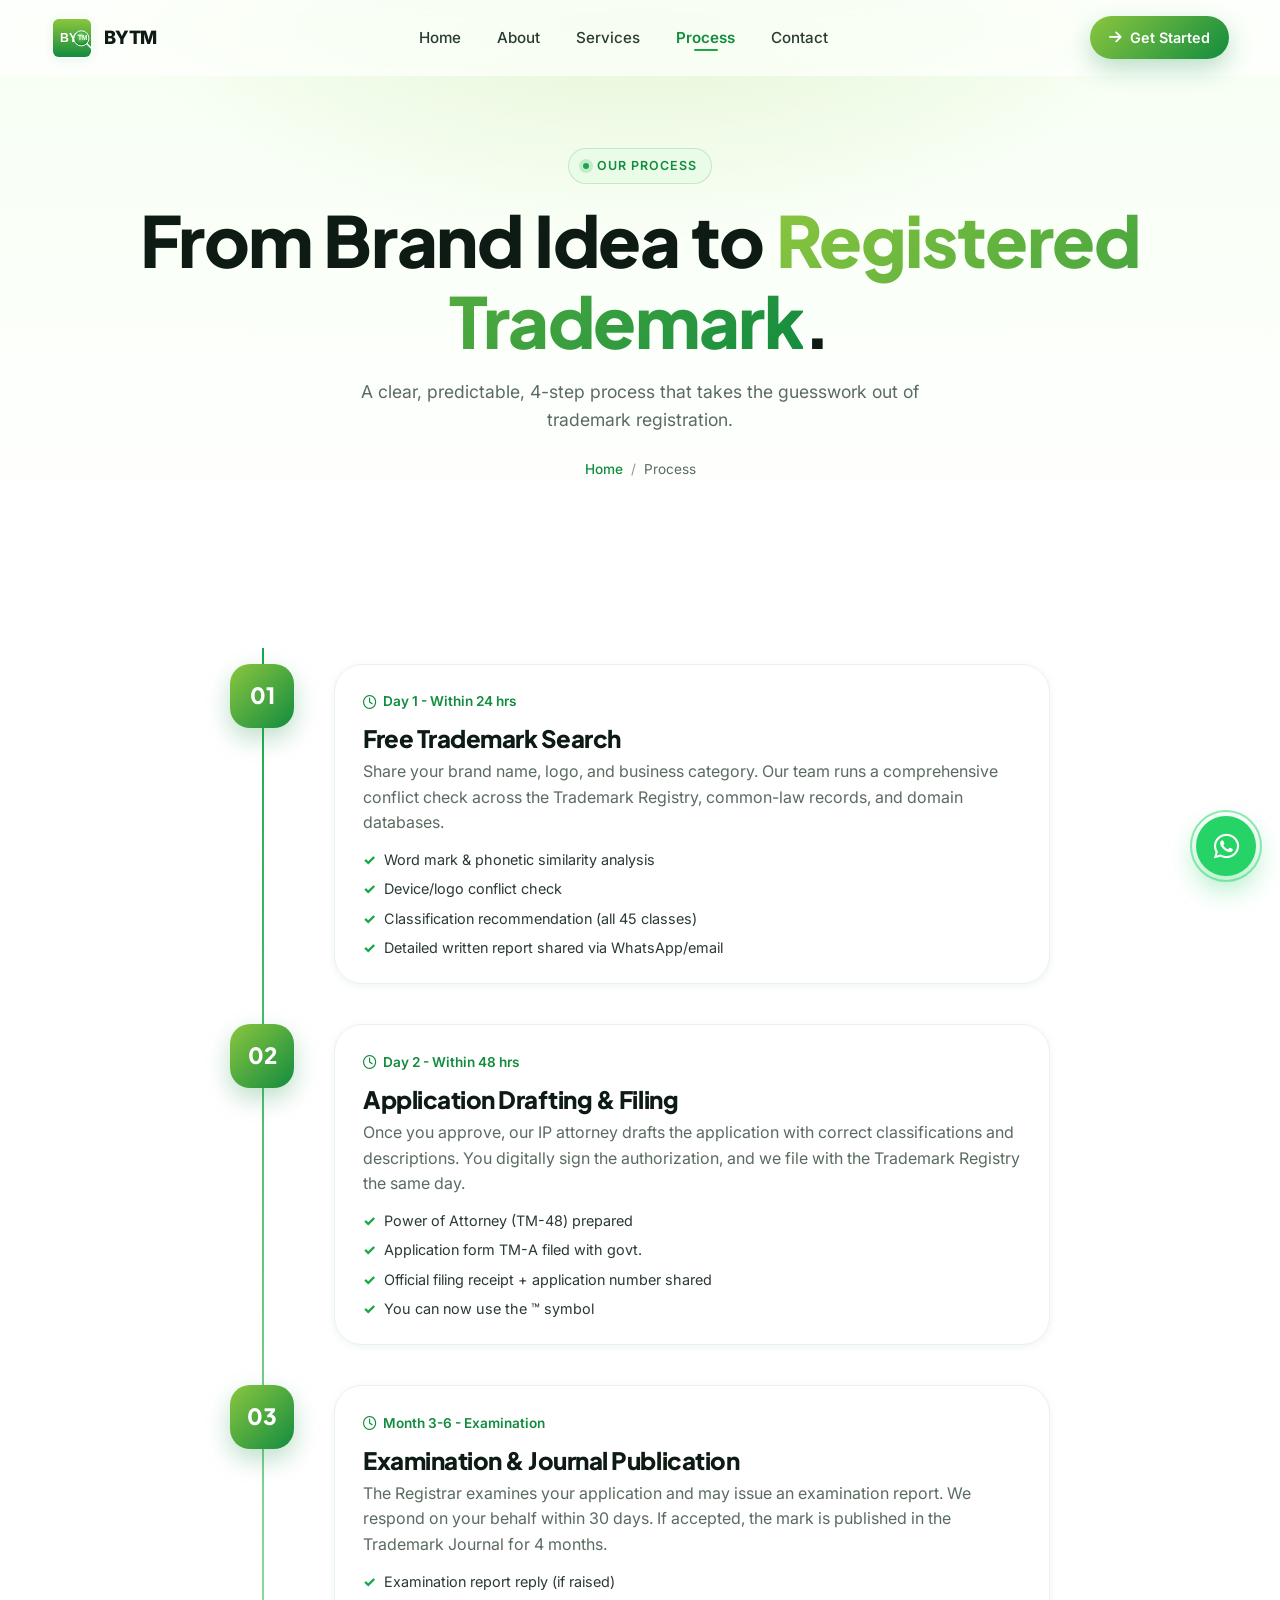
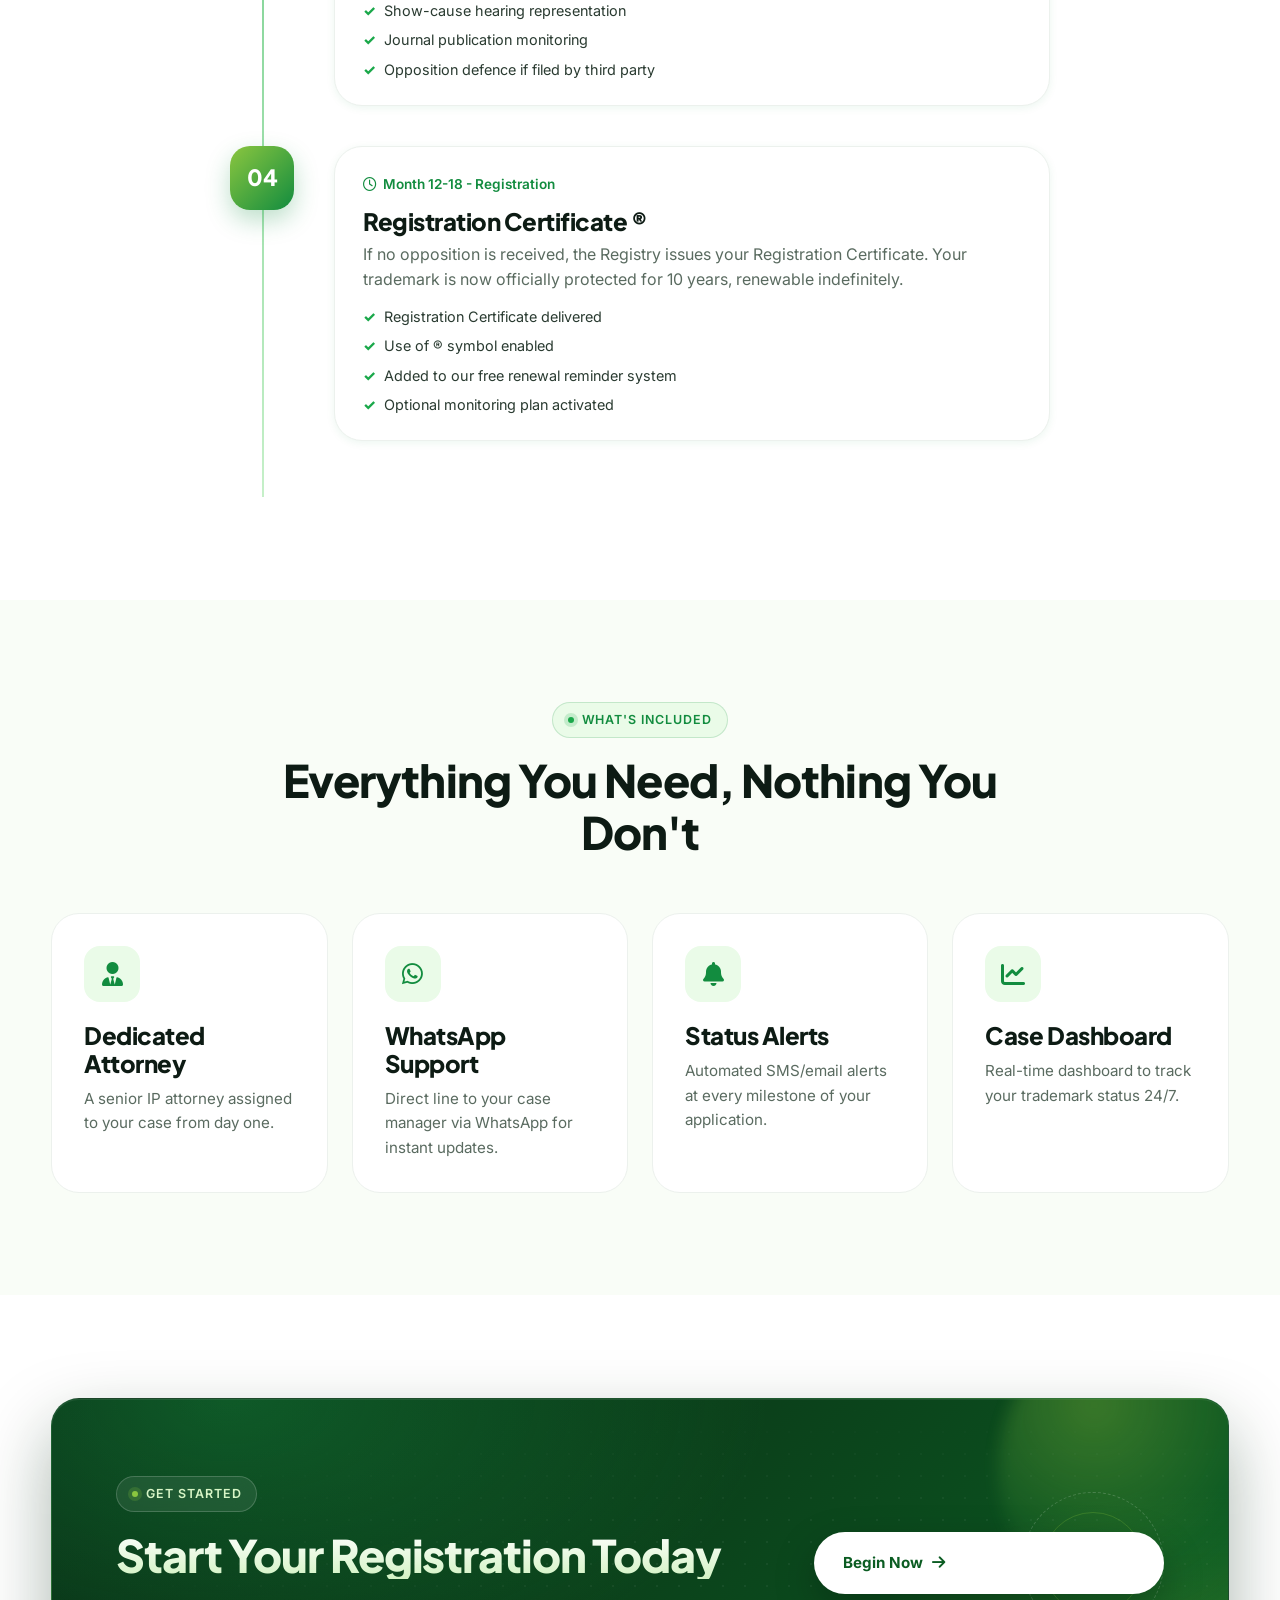
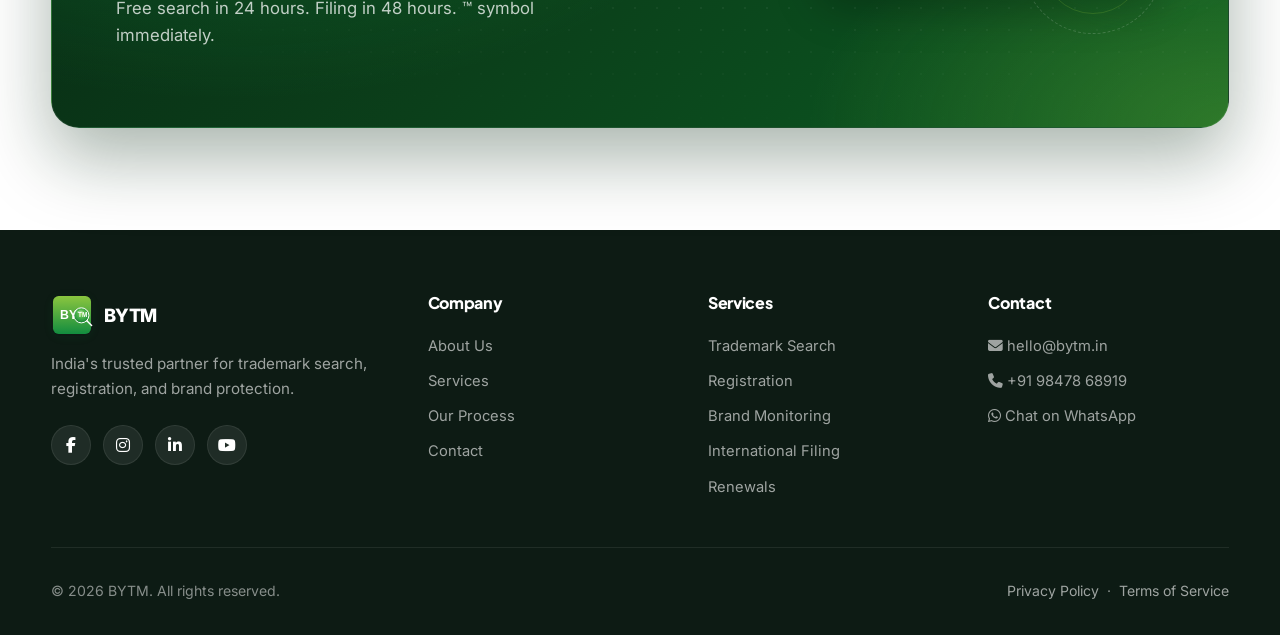
<file: process.html>
<!DOCTYPE html>
<html lang="en">
<head>
<meta charset="UTF-8"/>
<meta name="viewport" content="width=device-width, initial-scale=1.0"/>
<title>Our Process - BYTM</title>
<meta name="description" content="How BYTM registers your trademark in 4 simple steps - search, filing, examination, registration."/>
<link rel="icon" type="image/svg+xml" href="assets/logo.svg"/>
<link rel="preconnect" href="https://fonts.googleapis.com"/>
<link rel="preconnect" href="https://fonts.gstatic.com" crossorigin/>
<link href="https://fonts.googleapis.com/css2?family=Inter:wght@400;500;600;700&family=Plus+Jakarta+Sans:wght@600;700;800&display=swap" rel="stylesheet"/>
<link rel="stylesheet" href="https://cdnjs.cloudflare.com/ajax/libs/font-awesome/6.5.1/css/all.min.css"/>
<link rel="stylesheet" href="css/style.css"/>
<style>
.timeline { max-width: 820px; margin: 0 auto; position: relative; padding: 1rem 0; }
.timeline::before {
  content: ""; position: absolute; left: 32px; top: 0; bottom: 0; width: 2px;
  background: linear-gradient(180deg, var(--green-700), var(--green-300));
}
.t-row { display: grid; grid-template-columns: 80px 1fr; gap: 1.5rem; margin-bottom: 2.5rem; align-items: flex-start; }
.t-num {
  width: 64px; height: 64px; border-radius: 20px;
  background: var(--grad-brand); color: #fff;
  display: grid; place-items: center;
  font-family: 'Plus Jakarta Sans', sans-serif; font-weight: 800; font-size: 1.4rem;
  box-shadow: 0 10px 24px rgba(18,140,63,.28);
  position: relative; z-index: 1;
}
.t-content {
  padding: 1.5rem 1.75rem; background: #fff; border-radius: var(--radius-lg);
  border: 1px solid var(--ink-100); box-shadow: var(--shadow-sm);
}
.t-content h3 { margin-bottom: .4rem; }
.t-content .time { display: inline-flex; align-items: center; gap: .4rem; color: var(--green-800); font-weight: 600; font-size: .85rem; margin-bottom: .75rem; }
.t-content p { color: var(--ink-500); margin-bottom: .75rem; }
.t-content ul { display: grid; gap: .4rem; font-size: .9rem; color: var(--ink-700); }
.t-content ul li { display: flex; gap: .5rem; align-items: center; }
.t-content ul li::before { content: "✓"; color: var(--green-700); font-weight: 800; }
@media (max-width: 580px) {
  .timeline::before { left: 24px; }
  .t-row { grid-template-columns: 56px 1fr; gap: 1rem; }
  .t-num { width: 48px; height: 48px; font-size: 1.1rem; }
}
</style>
</head>
<body>

<nav class="nav">
  <div class="container nav-inner">
    <a href="index.html" class="logo"><img src="assets/logo.svg" alt="BYTM"/><span>BYTM</span></a>
    <ul class="nav-links">
      <li><a href="index.html">Home</a></li>
      <li><a href="about.html">About</a></li>
      <li><a href="services.html">Services</a></li>
      <li><a href="process.html">Process</a></li>
      <li><a href="contact.html">Contact</a></li>
    </ul>
    <div class="nav-cta">
      <a href="contact.html" class="btn btn-primary"><i class="fa-solid fa-arrow-right"></i> Get Started</a>
      <button class="hamburger" aria-label="Menu"><span></span></button>
    </div>
  </div>
</nav>

<section class="page-hero">
  <div class="container">
    <span class="eyebrow reveal">Our Process</span>
    <h1 class="reveal delay-1">From Brand Idea to <span style="background:var(--grad-brand);-webkit-background-clip:text;background-clip:text;color:transparent;">Registered Trademark</span>.</h1>
    <p class="reveal delay-2">A clear, predictable, 4-step process that takes the guesswork out of trademark registration.</p>
    <div class="breadcrumb reveal delay-3"><a href="index.html">Home</a><span class="sep">/</span><span>Process</span></div>
  </div>
</section>

<section>
  <div class="container">
    <div class="timeline">

      <div class="t-row reveal">
        <div class="t-num">01</div>
        <div class="t-content">
          <div class="time"><i class="fa-regular fa-clock"></i> Day 1 - Within 24 hrs</div>
          <h3>Free Trademark Search</h3>
          <p>Share your brand name, logo, and business category. Our team runs a comprehensive conflict check across the Trademark Registry, common-law records, and domain databases.</p>
          <ul>
            <li>Word mark & phonetic similarity analysis</li>
            <li>Device/logo conflict check</li>
            <li>Classification recommendation (all 45 classes)</li>
            <li>Detailed written report shared via WhatsApp/email</li>
          </ul>
        </div>
      </div>

      <div class="t-row reveal delay-1">
        <div class="t-num">02</div>
        <div class="t-content">
          <div class="time"><i class="fa-regular fa-clock"></i> Day 2 - Within 48 hrs</div>
          <h3>Application Drafting & Filing</h3>
          <p>Once you approve, our IP attorney drafts the application with correct classifications and descriptions. You digitally sign the authorization, and we file with the Trademark Registry the same day.</p>
          <ul>
            <li>Power of Attorney (TM-48) prepared</li>
            <li>Application form TM-A filed with govt.</li>
            <li>Official filing receipt + application number shared</li>
            <li>You can now use the ™ symbol</li>
          </ul>
        </div>
      </div>

      <div class="t-row reveal delay-2">
        <div class="t-num">03</div>
        <div class="t-content">
          <div class="time"><i class="fa-regular fa-clock"></i> Month 3-6 - Examination</div>
          <h3>Examination & Journal Publication</h3>
          <p>The Registrar examines your application and may issue an examination report. We respond on your behalf within 30 days. If accepted, the mark is published in the Trademark Journal for 4 months.</p>
          <ul>
            <li>Examination report reply (if raised)</li>
            <li>Show-cause hearing representation</li>
            <li>Journal publication monitoring</li>
            <li>Opposition defence if filed by third party</li>
          </ul>
        </div>
      </div>

      <div class="t-row reveal delay-3">
        <div class="t-num">04</div>
        <div class="t-content">
          <div class="time"><i class="fa-regular fa-clock"></i> Month 12-18 - Registration</div>
          <h3>Registration Certificate ®</h3>
          <p>If no opposition is received, the Registry issues your Registration Certificate. Your trademark is now officially protected for 10 years, renewable indefinitely.</p>
          <ul>
            <li>Registration Certificate delivered</li>
            <li>Use of ® symbol enabled</li>
            <li>Added to our free renewal reminder system</li>
            <li>Optional monitoring plan activated</li>
          </ul>
        </div>
      </div>

    </div>
  </div>
</section>

<!-- WHAT YOU GET -->
<section style="background:#f9fdf7;">
  <div class="container">
    <div class="section-title reveal">
      <span class="eyebrow">What's Included</span>
      <h2>Everything You Need, Nothing You Don't</h2>
    </div>
    <div class="card-grid">
      <div class="card reveal"><div class="card-icon"><i class="fa-solid fa-user-tie"></i></div><h3>Dedicated Attorney</h3><p>A senior IP attorney assigned to your case from day one.</p></div>
      <div class="card reveal delay-1"><div class="card-icon"><i class="fa-brands fa-whatsapp"></i></div><h3>WhatsApp Support</h3><p>Direct line to your case manager via WhatsApp for instant updates.</p></div>
      <div class="card reveal delay-2"><div class="card-icon"><i class="fa-solid fa-bell"></i></div><h3>Status Alerts</h3><p>Automated SMS/email alerts at every milestone of your application.</p></div>
      <div class="card reveal delay-3"><div class="card-icon"><i class="fa-solid fa-chart-line"></i></div><h3>Case Dashboard</h3><p>Real-time dashboard to track your trademark status 24/7.</p></div>
    </div>
  </div>
</section>

<!-- CTA -->
<section>
  <div class="container">
    <div class="cta-banner reveal">
      <div>
        <span class="eyebrow">Get Started</span><h2>Start Your Registration Today</h2>
        <p>Free search in 24 hours. Filing in 48 hours. ™ symbol immediately.</p>
      </div>
      <div class="actions">
        <a href="contact.html" class="btn btn-white">Begin Now <i class="fa-solid fa-arrow-right"></i></a>
      </div>
    </div>
  </div>
</section>

<footer class="footer">
  <div class="container">
    <div class="footer-grid">
      <div class="footer-brand">
        <a href="index.html" class="logo"><img src="assets/logo.svg" alt="BYTM"/><span>BYTM</span></a>
        <p>India's trusted partner for trademark search, registration, and brand protection.</p>
        <div class="social">
          <a href="#"><i class="fa-brands fa-facebook-f"></i></a>
          <a href="#"><i class="fa-brands fa-instagram"></i></a>
          <a href="#"><i class="fa-brands fa-linkedin-in"></i></a>
          <a href="#"><i class="fa-brands fa-youtube"></i></a>
        </div>
      </div>
      <div class="footer-col"><h4>Company</h4><ul><li><a href="about.html">About Us</a></li><li><a href="services.html">Services</a></li><li><a href="process.html">Our Process</a></li><li><a href="contact.html">Contact</a></li></ul></div>
      <div class="footer-col"><h4>Services</h4><ul><li><a href="services.html">Trademark Search</a></li><li><a href="services.html">Registration</a></li><li><a href="services.html">Brand Monitoring</a></li><li><a href="services.html">International Filing</a></li><li><a href="services.html">Renewals</a></li></ul></div>
      <div class="footer-col"><h4>Contact</h4><ul><li><a href="mailto:hello@bytm.in"><i class="fa-solid fa-envelope"></i> hello@bytm.in</a></li><li><a href="tel:+919847868919"><i class="fa-solid fa-phone"></i> +91 98478 68919</a></li><li><a href="#" data-wa-link><i class="fa-brands fa-whatsapp"></i> Chat on WhatsApp</a></li></ul></div>
    </div>
    <div class="footer-bottom">
      <span>© <span id="year"></span> BYTM. All rights reserved.</span>
      <span><a href="#">Privacy Policy</a> &nbsp;·&nbsp; <a href="#">Terms of Service</a></span>
    </div>
  </div>
</footer>

<a href="#" class="wa-float" data-wa-link aria-label="Chat on WhatsApp">
  <i class="fa-brands fa-whatsapp"></i>
  <span class="wa-tooltip">Chat with us on WhatsApp</span>
</a>

<script src="js/script.js"></script>
</body>
</html>
</file>
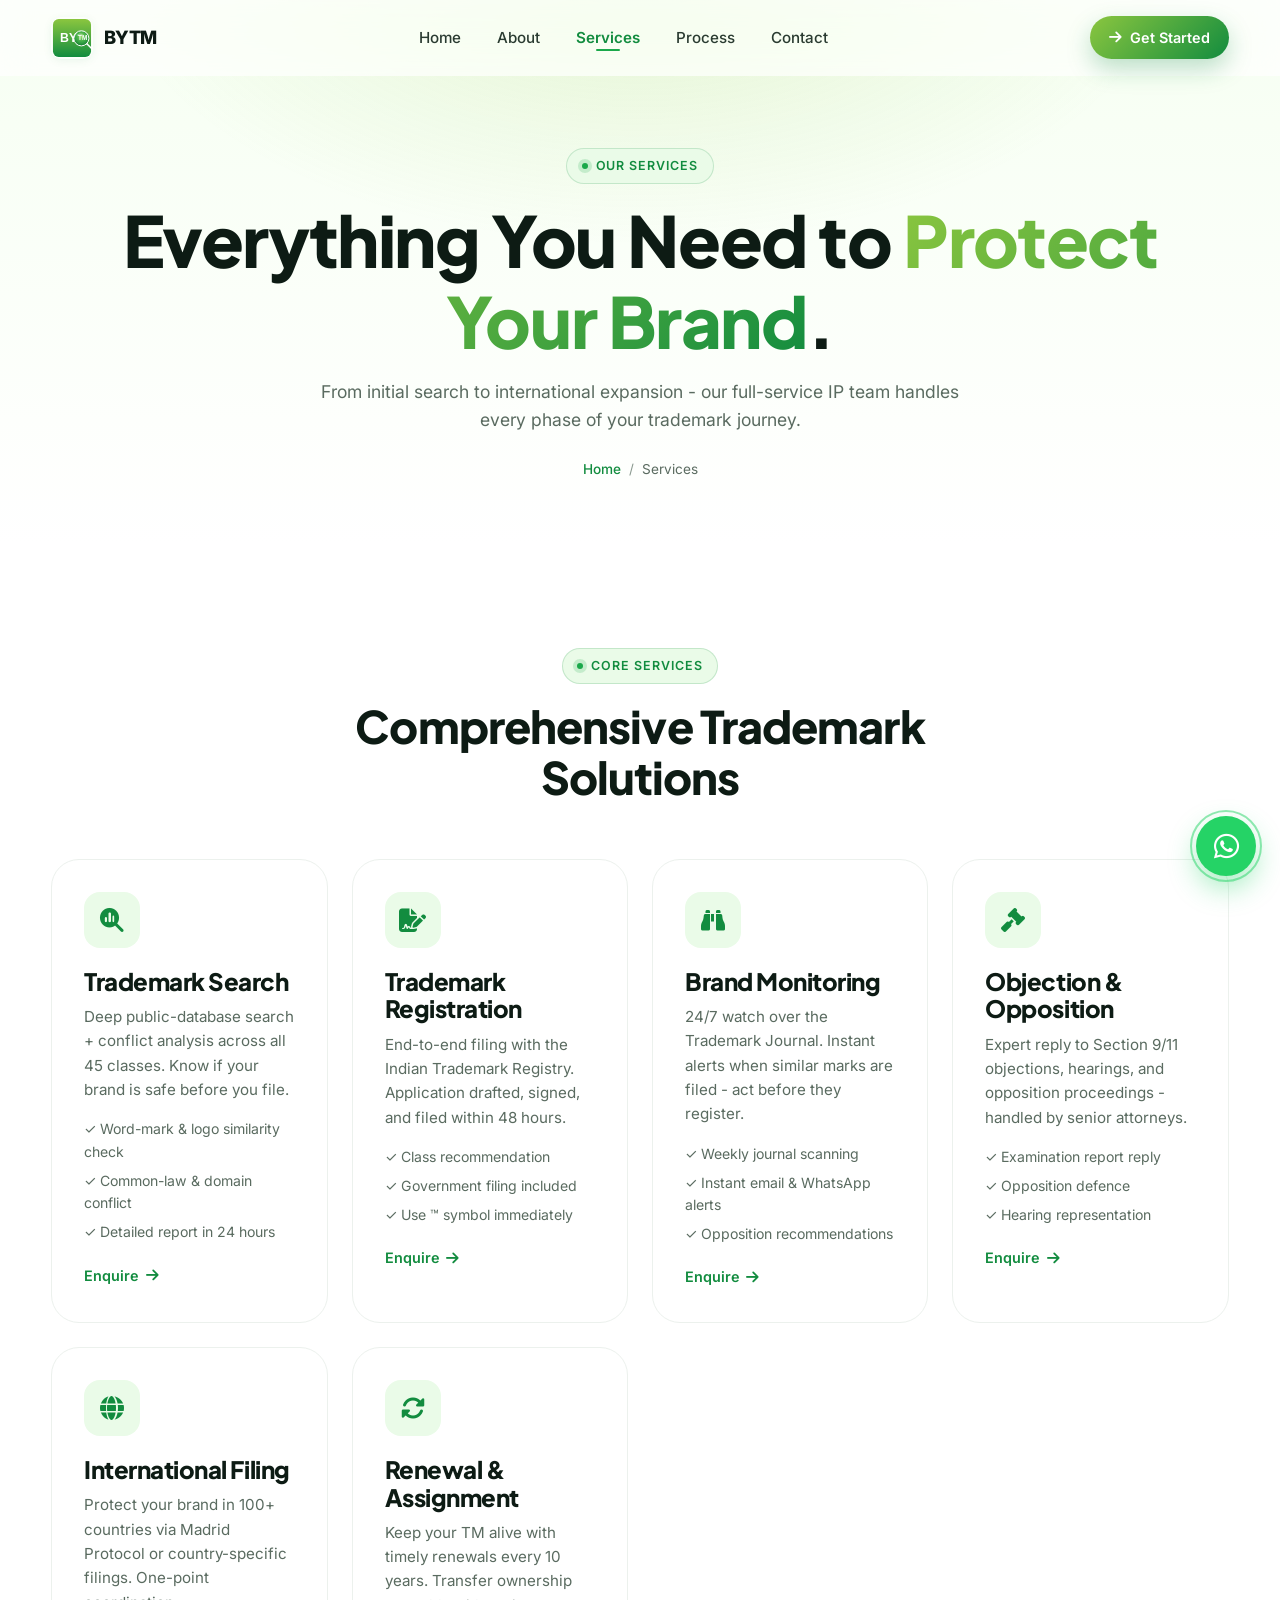
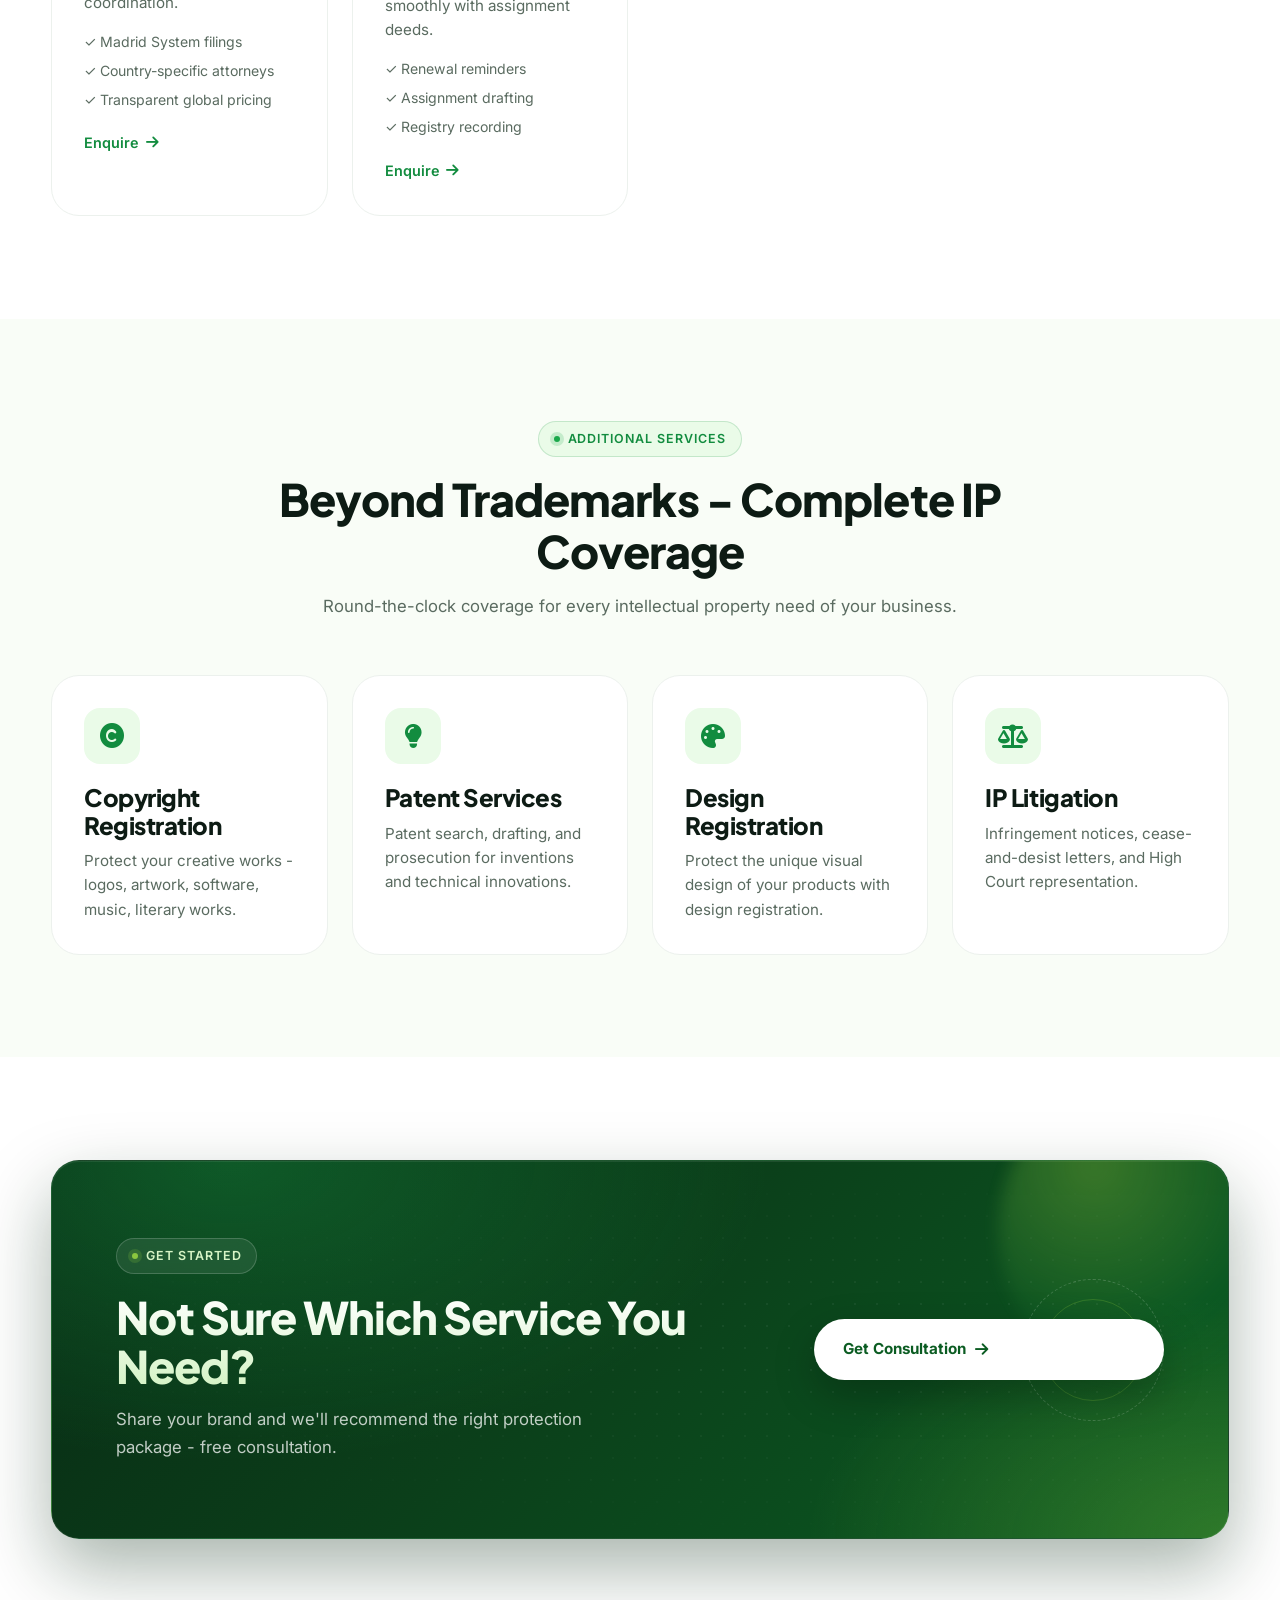
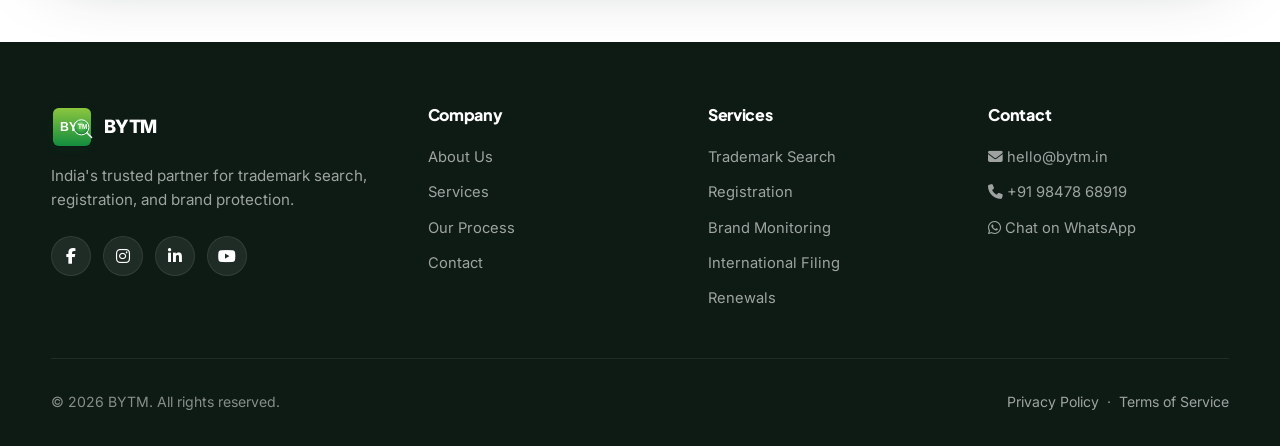
<file: services.html>
<!DOCTYPE html>
<html lang="en">
<head>
<meta charset="UTF-8"/>
<meta name="viewport" content="width=device-width, initial-scale=1.0"/>
<title>Services - BYTM Trademark Experts</title>
<meta name="description" content="End-to-end trademark services: search, registration, monitoring, objection, opposition, international filing, renewals and assignments."/>
<link rel="icon" type="image/svg+xml" href="assets/logo.svg"/>
<link rel="preconnect" href="https://fonts.googleapis.com"/>
<link rel="preconnect" href="https://fonts.gstatic.com" crossorigin/>
<link href="https://fonts.googleapis.com/css2?family=Inter:wght@400;500;600;700&family=Plus+Jakarta+Sans:wght@600;700;800&display=swap" rel="stylesheet"/>
<link rel="stylesheet" href="https://cdnjs.cloudflare.com/ajax/libs/font-awesome/6.5.1/css/all.min.css"/>
<link rel="stylesheet" href="css/style.css"/>
</head>
<body>

<nav class="nav">
  <div class="container nav-inner">
    <a href="index.html" class="logo"><img src="assets/logo.svg" alt="BYTM"/><span>BYTM</span></a>
    <ul class="nav-links">
      <li><a href="index.html">Home</a></li>
      <li><a href="about.html">About</a></li>
      <li><a href="services.html">Services</a></li>
      <li><a href="process.html">Process</a></li>
      <li><a href="contact.html">Contact</a></li>
    </ul>
    <div class="nav-cta">
      <a href="contact.html" class="btn btn-primary"><i class="fa-solid fa-arrow-right"></i> Get Started</a>
      <button class="hamburger" aria-label="Menu"><span></span></button>
    </div>
  </div>
</nav>

<section class="page-hero">
  <div class="container">
    <span class="eyebrow reveal">Our Services</span>
    <h1 class="reveal delay-1">Everything You Need to <span class="accent" style="background:var(--grad-brand);-webkit-background-clip:text;background-clip:text;color:transparent;">Protect Your Brand</span>.</h1>
    <p class="reveal delay-2">From initial search to international expansion - our full-service IP team handles every phase of your trademark journey.</p>
    <div class="breadcrumb reveal delay-3"><a href="index.html">Home</a><span class="sep">/</span><span>Services</span></div>
  </div>
</section>

<!-- CORE SERVICES -->
<section>
  <div class="container">
    <div class="section-title reveal">
      <span class="eyebrow">Core Services</span>
      <h2>Comprehensive Trademark Solutions</h2>
    </div>
    <div class="card-grid">

      <div class="card reveal">
        <div class="card-icon"><i class="fa-solid fa-magnifying-glass-chart"></i></div>
        <h3>Trademark Search</h3>
        <p>Deep public-database search + conflict analysis across all 45 classes. Know if your brand is safe before you file.</p>
        <ul style="margin-top:1rem;display:grid;gap:.4rem;color:var(--ink-500);font-size:.88rem;">
          <li>✓ Word-mark & logo similarity check</li>
          <li>✓ Common-law & domain conflict</li>
          <li>✓ Detailed report in 24 hours</li>
        </ul>
        <a href="#" data-wa-link data-wa-msg="Hi BYTM, I need a Trademark Search." class="arrow" style="margin-top:1.25rem;display:inline-flex;">Enquire <i class="fa-solid fa-arrow-right"></i></a>
      </div>

      <div class="card reveal delay-1">
        <div class="card-icon"><i class="fa-solid fa-file-signature"></i></div>
        <h3>Trademark Registration</h3>
        <p>End-to-end filing with the Indian Trademark Registry. Application drafted, signed, and filed within 48 hours.</p>
        <ul style="margin-top:1rem;display:grid;gap:.4rem;color:var(--ink-500);font-size:.88rem;">
          <li>✓ Class recommendation</li>
          <li>✓ Government filing included</li>
          <li>✓ Use ™ symbol immediately</li>
        </ul>
        <a href="#" data-wa-link data-wa-msg="Hi BYTM, I'd like to register a Trademark." class="arrow" style="margin-top:1.25rem;display:inline-flex;">Enquire <i class="fa-solid fa-arrow-right"></i></a>
      </div>

      <div class="card reveal delay-2">
        <div class="card-icon"><i class="fa-solid fa-binoculars"></i></div>
        <h3>Brand Monitoring</h3>
        <p>24/7 watch over the Trademark Journal. Instant alerts when similar marks are filed - act before they register.</p>
        <ul style="margin-top:1rem;display:grid;gap:.4rem;color:var(--ink-500);font-size:.88rem;">
          <li>✓ Weekly journal scanning</li>
          <li>✓ Instant email & WhatsApp alerts</li>
          <li>✓ Opposition recommendations</li>
        </ul>
        <a href="#" data-wa-link data-wa-msg="Hi BYTM, I'm interested in Brand Monitoring." class="arrow" style="margin-top:1.25rem;display:inline-flex;">Enquire <i class="fa-solid fa-arrow-right"></i></a>
      </div>

      <div class="card reveal">
        <div class="card-icon"><i class="fa-solid fa-gavel"></i></div>
        <h3>Objection & Opposition</h3>
        <p>Expert reply to Section 9/11 objections, hearings, and opposition proceedings - handled by senior attorneys.</p>
        <ul style="margin-top:1rem;display:grid;gap:.4rem;color:var(--ink-500);font-size:.88rem;">
          <li>✓ Examination report reply</li>
          <li>✓ Opposition defence</li>
          <li>✓ Hearing representation</li>
        </ul>
        <a href="#" data-wa-link data-wa-msg="Hi BYTM, I received an objection on my TM." class="arrow" style="margin-top:1.25rem;display:inline-flex;">Enquire <i class="fa-solid fa-arrow-right"></i></a>
      </div>

      <div class="card reveal delay-1">
        <div class="card-icon"><i class="fa-solid fa-globe"></i></div>
        <h3>International Filing</h3>
        <p>Protect your brand in 100+ countries via Madrid Protocol or country-specific filings. One-point coordination.</p>
        <ul style="margin-top:1rem;display:grid;gap:.4rem;color:var(--ink-500);font-size:.88rem;">
          <li>✓ Madrid System filings</li>
          <li>✓ Country-specific attorneys</li>
          <li>✓ Transparent global pricing</li>
        </ul>
        <a href="#" data-wa-link data-wa-msg="Hi BYTM, I need international TM filing." class="arrow" style="margin-top:1.25rem;display:inline-flex;">Enquire <i class="fa-solid fa-arrow-right"></i></a>
      </div>

      <div class="card reveal delay-2">
        <div class="card-icon"><i class="fa-solid fa-rotate"></i></div>
        <h3>Renewal & Assignment</h3>
        <p>Keep your TM alive with timely renewals every 10 years. Transfer ownership smoothly with assignment deeds.</p>
        <ul style="margin-top:1rem;display:grid;gap:.4rem;color:var(--ink-500);font-size:.88rem;">
          <li>✓ Renewal reminders</li>
          <li>✓ Assignment drafting</li>
          <li>✓ Registry recording</li>
        </ul>
        <a href="#" data-wa-link data-wa-msg="Hi BYTM, I need Renewal / Assignment help." class="arrow" style="margin-top:1.25rem;display:inline-flex;">Enquire <i class="fa-solid fa-arrow-right"></i></a>
      </div>

    </div>
  </div>
</section>

<!-- ADDITIONAL -->
<section style="background:#f9fdf7;">
  <div class="container">
    <div class="section-title reveal">
      <span class="eyebrow">Additional Services</span>
      <h2>Beyond Trademarks - Complete IP Coverage</h2>
      <p>Round-the-clock coverage for every intellectual property need of your business.</p>
    </div>
    <div class="card-grid">
      <div class="card reveal"><div class="card-icon"><i class="fa-solid fa-copyright"></i></div><h3>Copyright Registration</h3><p>Protect your creative works - logos, artwork, software, music, literary works.</p></div>
      <div class="card reveal delay-1"><div class="card-icon"><i class="fa-solid fa-lightbulb"></i></div><h3>Patent Services</h3><p>Patent search, drafting, and prosecution for inventions and technical innovations.</p></div>
      <div class="card reveal delay-2"><div class="card-icon"><i class="fa-solid fa-palette"></i></div><h3>Design Registration</h3><p>Protect the unique visual design of your products with design registration.</p></div>
      <div class="card reveal delay-3"><div class="card-icon"><i class="fa-solid fa-scale-balanced"></i></div><h3>IP Litigation</h3><p>Infringement notices, cease-and-desist letters, and High Court representation.</p></div>
    </div>
  </div>
</section>

<!-- CTA -->
<section>
  <div class="container">
    <div class="cta-banner reveal">
      <div>
        <span class="eyebrow">Get Started</span><h2>Not Sure Which Service You Need?</h2>
        <p>Share your brand and we'll recommend the right protection package - free consultation.</p>
      </div>
      <div class="actions">
        <a href="contact.html" class="btn btn-white">Get Consultation <i class="fa-solid fa-arrow-right"></i></a>
      </div>
    </div>
  </div>
</section>

<footer class="footer">
  <div class="container">
    <div class="footer-grid">
      <div class="footer-brand">
        <a href="index.html" class="logo"><img src="assets/logo.svg" alt="BYTM"/><span>BYTM</span></a>
        <p>India's trusted partner for trademark search, registration, and brand protection.</p>
        <div class="social">
          <a href="#" aria-label="Facebook"><i class="fa-brands fa-facebook-f"></i></a>
          <a href="#" aria-label="Instagram"><i class="fa-brands fa-instagram"></i></a>
          <a href="#" aria-label="LinkedIn"><i class="fa-brands fa-linkedin-in"></i></a>
          <a href="#" aria-label="YouTube"><i class="fa-brands fa-youtube"></i></a>
        </div>
      </div>
      <div class="footer-col"><h4>Company</h4><ul><li><a href="about.html">About Us</a></li><li><a href="services.html">Services</a></li><li><a href="process.html">Our Process</a></li><li><a href="contact.html">Contact</a></li></ul></div>
      <div class="footer-col"><h4>Services</h4><ul><li><a href="services.html">Trademark Search</a></li><li><a href="services.html">Registration</a></li><li><a href="services.html">Brand Monitoring</a></li><li><a href="services.html">International Filing</a></li><li><a href="services.html">Renewals</a></li></ul></div>
      <div class="footer-col"><h4>Contact</h4><ul><li><a href="mailto:hello@bytm.in"><i class="fa-solid fa-envelope"></i> hello@bytm.in</a></li><li><a href="tel:+919847868919"><i class="fa-solid fa-phone"></i> +91 98478 68919</a></li><li><a href="#" data-wa-link><i class="fa-brands fa-whatsapp"></i> Chat on WhatsApp</a></li></ul></div>
    </div>
    <div class="footer-bottom">
      <span>© <span id="year"></span> BYTM. All rights reserved.</span>
      <span><a href="#">Privacy Policy</a> &nbsp;·&nbsp; <a href="#">Terms of Service</a></span>
    </div>
  </div>
</footer>

<a href="#" class="wa-float" data-wa-link aria-label="Chat on WhatsApp">
  <i class="fa-brands fa-whatsapp"></i>
  <span class="wa-tooltip">Chat with us on WhatsApp</span>
</a>

<script src="js/script.js"></script>
</body>
</html>
</file>
<file: css/style.css>
/* ============================================
   BYTM - Global Styles
   Brand: Trademark Search & Registration
   ============================================ */

:root {
  --green-900: #0b5c22;
  --green-800: #128c3f;
  --green-700: #1aa84a;
  --green-600: #2fbd57;
  --green-500: #5fd27b;
  --green-400: #8bc63f;
  --green-300: #c6f0c9;
  --green-50:  #eafbe8;

  --ink-900: #0d1b14;
  --ink-800: #17251c;
  --ink-700: #2a3b31;
  --ink-500: #5a6b60;
  --ink-400: #8a998f;
  --ink-200: #d7e0da;
  --ink-100: #ecf1ed;
  --white: #ffffff;

  --grad-brand: linear-gradient(135deg, #8BC63F 0%, #128C3F 100%);
  --grad-brand-dark: linear-gradient(160deg, #0d6d2a 0%, #0b3f1a 100%);
  --grad-soft: linear-gradient(180deg, #f6fff2 0%, #ffffff 100%);

  --shadow-sm: 0 2px 8px rgba(18, 140, 63, 0.08);
  --shadow-md: 0 10px 30px rgba(18, 140, 63, 0.14);
  --shadow-lg: 0 24px 60px rgba(11, 92, 34, 0.22);

  --radius-sm: 10px;
  --radius-md: 18px;
  --radius-lg: 28px;
  --radius-full: 999px;

  --ease: cubic-bezier(.2,.8,.2,1);
  --dur: .5s;

  --maxw: 1200px;
  --nav-h: 76px;
}

* { box-sizing: border-box; margin: 0; padding: 0; }
html { scroll-behavior: smooth; -webkit-text-size-adjust: 100%; }
body {
  font-family: 'Inter', -apple-system, BlinkMacSystemFont, 'Segoe UI', Roboto, sans-serif;
  color: var(--ink-800);
  background: #fff;
  line-height: 1.6;
  overflow-x: hidden;
  -webkit-font-smoothing: antialiased;
  -moz-osx-font-smoothing: grayscale;
}

img { max-width: 100%; display: block; }
a { color: inherit; text-decoration: none; transition: color .2s var(--ease); }
button { font: inherit; cursor: pointer; border: 0; background: none; }
ul { list-style: none; }

.container { width: 92%; max-width: var(--maxw); margin: 0 auto; }

/* ============== TYPOGRAPHY ============== */
h1, h2, h3, h4 { font-family: 'Plus Jakarta Sans', 'Inter', sans-serif; font-weight: 800; letter-spacing: -.02em; line-height: 1.15; color: var(--ink-900); }
h1 { font-size: clamp(2.2rem, 5vw + 1rem, 4.4rem); }
h2 { font-size: clamp(1.8rem, 2.5vw + 1rem, 2.8rem); }
h3 { font-size: clamp(1.2rem, 1vw + 1rem, 1.5rem); }

.eyebrow {
  display: inline-flex; align-items: center; gap: .5rem;
  padding: .45rem .9rem;
  background: var(--green-50);
  color: var(--green-800);
  border: 1px solid rgba(18, 140, 63, 0.18);
  border-radius: var(--radius-full);
  font-size: .78rem; font-weight: 600; letter-spacing: .08em; text-transform: uppercase;
}
.eyebrow::before {
  content: ""; width: 6px; height: 6px; border-radius: 50%; background: var(--green-700);
  box-shadow: 0 0 0 4px rgba(26, 168, 74, .18);
  animation: pulse 2s infinite;
}
@keyframes pulse {
  0%, 100% { box-shadow: 0 0 0 4px rgba(26,168,74,.18); }
  50% { box-shadow: 0 0 0 8px rgba(26,168,74,.05); }
}

.section-title { text-align: center; max-width: 740px; margin: 0 auto 3.5rem; }
.section-title .eyebrow { margin-bottom: 1rem; }
.section-title p { color: var(--ink-500); margin-top: 1rem; font-size: 1.05rem; }

section { padding: clamp(4rem, 8vw, 7rem) 0; position: relative; }

/* ============== BUTTONS ============== */
.btn {
  display: inline-flex; align-items: center; gap: .55rem;
  padding: .95rem 1.6rem;
  border-radius: var(--radius-full);
  font-weight: 600; font-size: .95rem;
  transition: transform .3s var(--ease), box-shadow .3s var(--ease), background .3s var(--ease), color .3s var(--ease);
  position: relative; overflow: hidden; cursor: pointer;
  white-space: nowrap;
}
.btn-primary { background: var(--grad-brand); color: #fff; box-shadow: 0 10px 24px rgba(18,140,63,.28); }
.btn-primary:hover { transform: translateY(-3px); box-shadow: 0 16px 34px rgba(18,140,63,.38); }
.btn-primary::after {
  content: ""; position: absolute; inset: 0; background: linear-gradient(120deg, transparent 20%, rgba(255,255,255,.35) 50%, transparent 80%);
  transform: translateX(-100%); transition: transform .8s var(--ease);
}
.btn-primary:hover::after { transform: translateX(100%); }

.btn-ghost {
  background: rgba(255,255,255,.08); color: var(--ink-900);
  border: 1.5px solid var(--ink-200);
}
.btn-ghost:hover { background: var(--ink-900); color: #fff; border-color: var(--ink-900); transform: translateY(-3px); }

.btn-white { background: #fff; color: var(--green-800); box-shadow: var(--shadow-md); }
.btn-white:hover { transform: translateY(-3px); box-shadow: var(--shadow-lg); }

/* ============== NAVIGATION ============== */
.nav {
  position: fixed; top: 0; left: 0; right: 0; z-index: 100;
  height: var(--nav-h);
  background: rgba(255, 255, 255, 0.75);
  backdrop-filter: saturate(180%) blur(16px);
  -webkit-backdrop-filter: saturate(180%) blur(16px);
  border-bottom: 1px solid transparent;
  transition: box-shadow .3s var(--ease), border-color .3s var(--ease), background .3s var(--ease);
}
.nav.scrolled {
  box-shadow: 0 6px 24px rgba(0,0,0,.05);
  border-bottom-color: rgba(18, 140, 63, .08);
}
.nav-inner { display: flex; align-items: center; justify-content: space-between; height: 100%; }
.logo { display: flex; align-items: center; gap: .65rem; font-weight: 800; color: var(--ink-900); font-size: 1.15rem; }
.logo img { width: 42px; height: 42px; border-radius: 10px; box-shadow: var(--shadow-sm); }
.logo span { letter-spacing: -0.02em; }

.nav-links { display: flex; gap: .25rem; align-items: center; }
.nav-links a {
  padding: .5rem 1rem; border-radius: var(--radius-full);
  font-weight: 500; font-size: .95rem; color: var(--ink-700);
  transition: all .25s var(--ease); position: relative;
}
.nav-links a::after {
  content: ""; position: absolute; bottom: 4px; left: 50%; transform: translateX(-50%);
  width: 0; height: 2px; background: var(--green-700); transition: width .3s var(--ease);
  border-radius: 2px;
}
.nav-links a:hover { color: var(--green-800); }
.nav-links a:hover::after, .nav-links a.active::after { width: 24px; }
.nav-links a.active { color: var(--green-800); font-weight: 600; }

.nav-cta { display: flex; align-items: center; gap: .75rem; }
.nav-cta .btn { padding: .65rem 1.15rem; font-size: .9rem; }

.hamburger {
  display: none; width: 44px; height: 44px; border-radius: 12px;
  background: var(--ink-100); align-items: center; justify-content: center;
  transition: background .25s var(--ease);
}
.hamburger:hover { background: var(--green-50); }
.hamburger span { display: block; width: 20px; height: 2px; background: var(--ink-900); border-radius: 2px; position: relative; transition: all .3s var(--ease); }
.hamburger span::before, .hamburger span::after {
  content: ""; position: absolute; left: 0; width: 20px; height: 2px; background: var(--ink-900); border-radius: 2px; transition: all .3s var(--ease);
}
.hamburger span::before { top: -7px; }
.hamburger span::after { top: 7px; }
.hamburger.active span { background: transparent; }
.hamburger.active span::before { top: 0; transform: rotate(45deg); }
.hamburger.active span::after { top: 0; transform: rotate(-45deg); }

/* ============== HERO ============== */
.hero {
  padding-top: calc(var(--nav-h) + 3rem);
  padding-bottom: 5rem;
  background: radial-gradient(1200px 600px at 10% -10%, rgba(139,198,63,.18), transparent 60%),
              radial-gradient(900px 500px at 100% 10%, rgba(18,140,63,.12), transparent 60%),
              #ffffff;
  position: relative; overflow: hidden;
}
.hero::before {
  content: ""; position: absolute; inset: 0;
  background-image:
    linear-gradient(rgba(18, 140, 63, 0.05) 1px, transparent 1px),
    linear-gradient(90deg, rgba(18, 140, 63, 0.05) 1px, transparent 1px);
  background-size: 50px 50px;
  mask-image: radial-gradient(ellipse at center, #000 10%, transparent 70%);
  -webkit-mask-image: radial-gradient(ellipse at center, #000 10%, transparent 70%);
  pointer-events: none;
}
.hero-grid {
  display: grid; grid-template-columns: 1.1fr .9fr; gap: 3rem; align-items: center;
  position: relative; z-index: 1;
}
.hero h1 { margin: 1rem 0 1.25rem; }
.hero h1 .accent {
  background: var(--grad-brand); -webkit-background-clip: text; background-clip: text; color: transparent;
}
.hero-lead { font-size: 1.15rem; color: var(--ink-500); max-width: 540px; margin-bottom: 2rem; }
.hero-ctas { display: flex; gap: 1rem; flex-wrap: wrap; margin-bottom: 2.5rem; }
.hero-stats { display: flex; gap: 2.5rem; flex-wrap: wrap; padding-top: 2rem; border-top: 1px solid var(--ink-200); }
.hero-stats .stat strong { display: block; font-family: 'Plus Jakarta Sans', sans-serif; font-size: 2rem; color: var(--green-800); font-weight: 800; }
.hero-stats .stat span { font-size: .85rem; color: var(--ink-500); }

/* Hero visual */
.hero-visual {
  position: relative; aspect-ratio: 1; max-width: 520px; margin-left: auto;
  display: flex; align-items: center; justify-content: center;
}
.hero-visual .orb {
  position: absolute; width: 85%; height: 85%; border-radius: 50%;
  background: var(--grad-brand); filter: blur(60px); opacity: .35;
  animation: float 8s ease-in-out infinite;
}
.hero-visual .card-stack { position: relative; width: 100%; height: 100%; }
.hero-card {
  position: absolute; background: #fff; border-radius: var(--radius-lg);
  box-shadow: var(--shadow-lg); padding: 1.25rem 1.4rem;
  display: flex; align-items: center; gap: .9rem;
  border: 1px solid rgba(18, 140, 63, 0.08);
  animation: floatCard 6s ease-in-out infinite;
}
.hero-card .icon {
  width: 44px; height: 44px; border-radius: 12px; background: var(--grad-brand);
  display: grid; place-items: center; color: #fff; font-size: 1.2rem; flex-shrink: 0;
  box-shadow: 0 8px 20px rgba(18,140,63,.3);
}
.hero-card .txt strong { display: block; color: var(--ink-900); font-size: .95rem; }
.hero-card .txt span { font-size: .78rem; color: var(--ink-500); }

.hero-card.c1 { top: 8%; left: 2%; animation-delay: 0s; }
.hero-card.c2 { top: 42%; right: 0%; animation-delay: 1.5s; }
.hero-card.c3 { bottom: 10%; left: 10%; animation-delay: 3s; }

.hero-logo-badge {
  width: 180px; height: 180px; border-radius: 40px; box-shadow: var(--shadow-lg);
  background: var(--grad-brand);
  display: grid; place-items: center;
  animation: float 6s ease-in-out infinite;
  position: relative;
}
.hero-logo-badge img { width: 100%; height: 100%; }

@keyframes float {
  0%, 100% { transform: translateY(0); }
  50% { transform: translateY(-14px); }
}
@keyframes floatCard {
  0%, 100% { transform: translateY(0) rotate(-1deg); }
  50% { transform: translateY(-10px) rotate(1deg); }
}

/* ============== TRUSTED BAR ============== */
.trust-bar { padding: 2.5rem 0; background: #fff; border-top: 1px solid var(--ink-100); border-bottom: 1px solid var(--ink-100); }
.trust-bar p { text-align: center; color: var(--ink-400); font-size: .85rem; letter-spacing: .15em; text-transform: uppercase; margin-bottom: 1.5rem; }
.trust-logos { display: flex; justify-content: space-around; align-items: center; gap: 2rem; flex-wrap: wrap; opacity: .55; }
.trust-logos span { font-family: 'Plus Jakarta Sans', sans-serif; font-weight: 800; font-size: 1.3rem; color: var(--ink-700); letter-spacing: -.02em; }

/* ============== CARDS GRID ============== */
.card-grid { display: grid; gap: 1.5rem; grid-template-columns: repeat(auto-fit, minmax(270px, 1fr)); }
.card {
  background: #fff; border-radius: var(--radius-lg); padding: 2rem;
  border: 1px solid var(--ink-100);
  transition: transform .4s var(--ease), box-shadow .4s var(--ease), border-color .4s var(--ease);
  position: relative; overflow: hidden;
}
.card::before {
  content: ""; position: absolute; top: 0; left: 0; right: 0; height: 3px;
  background: var(--grad-brand); transform: scaleX(0); transform-origin: left;
  transition: transform .4s var(--ease);
}
.card:hover { transform: translateY(-8px); box-shadow: var(--shadow-md); border-color: var(--green-300); }
.card:hover::before { transform: scaleX(1); }
.card .card-icon {
  width: 56px; height: 56px; border-radius: 16px;
  background: var(--green-50); color: var(--green-800);
  display: grid; place-items: center; font-size: 1.5rem;
  margin-bottom: 1.25rem; transition: all .35s var(--ease);
}
.card:hover .card-icon { background: var(--grad-brand); color: #fff; transform: rotate(-8deg) scale(1.05); }
.card h3 { margin-bottom: .6rem; }
.card p { color: var(--ink-500); font-size: .95rem; }
.card .arrow {
  margin-top: 1.25rem; color: var(--green-800); font-weight: 600; font-size: .9rem;
  display: inline-flex; align-items: center; gap: .4rem;
  transition: gap .3s var(--ease);
}
.card:hover .arrow { gap: .75rem; }

/* ============== PROCESS (numbered steps) ============== */
.process-grid { display: grid; gap: 2rem; grid-template-columns: repeat(auto-fit, minmax(240px, 1fr)); }
.step {
  padding: 2rem 1.75rem; background: #fff; border-radius: var(--radius-lg);
  border: 1px solid var(--ink-100); position: relative;
  transition: transform .4s var(--ease), box-shadow .4s var(--ease);
}
.step:hover { transform: translateY(-6px); box-shadow: var(--shadow-md); }
.step .num {
  width: 52px; height: 52px; border-radius: 14px;
  background: var(--grad-brand); color: #fff;
  display: grid; place-items: center; font-family: 'Plus Jakarta Sans', sans-serif; font-weight: 800; font-size: 1.3rem;
  margin-bottom: 1.25rem; box-shadow: 0 10px 22px rgba(18, 140, 63, .28);
}
.step h4 { margin-bottom: .5rem; font-size: 1.15rem; }
.step p { color: var(--ink-500); font-size: .93rem; }

/* ============== WHY SECTION ============== */
.why {
  background: var(--grad-brand-dark); color: #fff;
  position: relative; overflow: hidden;
}
.why::before {
  content: ""; position: absolute; inset: 0;
  background:
    radial-gradient(500px 300px at 10% 10%, rgba(139,198,63,.25), transparent 60%),
    radial-gradient(400px 300px at 90% 90%, rgba(26,168,74,.25), transparent 60%);
}
.why .container { position: relative; z-index: 1; }
.why h2 { color: #fff; }
.why .section-title p { color: rgba(255,255,255,.75); }
.why .eyebrow { background: rgba(255,255,255,.1); color: #fff; border-color: rgba(255,255,255,.2); }
.why-grid { display: grid; gap: 1.5rem; grid-template-columns: repeat(auto-fit, minmax(240px, 1fr)); }
.why-card {
  padding: 2rem; background: rgba(255,255,255,.06);
  backdrop-filter: blur(16px); -webkit-backdrop-filter: blur(16px);
  border: 1px solid rgba(255,255,255,.12); border-radius: var(--radius-lg);
  transition: transform .4s var(--ease), background .4s var(--ease), border-color .4s var(--ease);
}
.why-card:hover { transform: translateY(-6px); background: rgba(255,255,255,.1); border-color: rgba(255,255,255,.25); }
.why-card .icon {
  width: 52px; height: 52px; border-radius: 14px;
  background: linear-gradient(135deg, rgba(255,255,255,.2), rgba(255,255,255,.05));
  display: grid; place-items: center; color: #8BC63F; font-size: 1.4rem;
  margin-bottom: 1.2rem;
  border: 1px solid rgba(255,255,255,.1);
}
.why-card h4 { color: #fff; margin-bottom: .5rem; }
.why-card p { color: rgba(255,255,255,.75); font-size: .93rem; }

/* ============== TESTIMONIALS ============== */
.testimonials-grid { display: grid; gap: 1.5rem; grid-template-columns: repeat(auto-fit, minmax(280px, 1fr)); }
.t-card {
  padding: 2rem; background: #fff; border-radius: var(--radius-lg);
  border: 1px solid var(--ink-100); position: relative;
  transition: transform .4s var(--ease), box-shadow .4s var(--ease);
}
.t-card:hover { transform: translateY(-6px); box-shadow: var(--shadow-md); }
.t-card .stars { color: #f6b100; margin-bottom: .75rem; font-size: .95rem; }
.t-card blockquote { font-size: 1rem; color: var(--ink-800); margin-bottom: 1.25rem; font-style: italic; line-height: 1.6; }
.t-card .who { display: flex; align-items: center; gap: .9rem; }
.t-card .avatar {
  width: 46px; height: 46px; border-radius: 50%; background: var(--grad-brand);
  display: grid; place-items: center; color: #fff; font-weight: 700;
}
.t-card .who strong { display: block; font-size: .95rem; }
.t-card .who span { font-size: .82rem; color: var(--ink-500); }

/* ============== PRICING ============== */
.pricing-grid { display: grid; gap: 1.75rem; grid-template-columns: repeat(auto-fit, minmax(280px, 1fr)); }
.plan {
  padding: 2.25rem 2rem; background: #fff; border-radius: var(--radius-lg);
  border: 1.5px solid var(--ink-100);
  transition: transform .4s var(--ease), box-shadow .4s var(--ease), border-color .4s var(--ease);
  position: relative; display: flex; flex-direction: column;
}
.plan:hover { transform: translateY(-8px); box-shadow: var(--shadow-md); border-color: var(--green-300); }
.plan.featured {
  border-color: var(--green-700);
  background: linear-gradient(180deg, #fff 0%, #f4fff0 100%);
  box-shadow: 0 20px 50px rgba(18, 140, 63, 0.18);
  transform: translateY(-8px);
}
.plan.featured::before {
  content: "Most Popular"; position: absolute; top: -14px; left: 50%; transform: translateX(-50%);
  background: var(--grad-brand); color: #fff; padding: .35rem 1rem; border-radius: var(--radius-full);
  font-size: .75rem; font-weight: 700; letter-spacing: .05em; text-transform: uppercase;
  box-shadow: 0 8px 20px rgba(18,140,63,.3);
}
.plan h3 { font-size: 1.3rem; }
.plan .price { margin: 1rem 0 .3rem; font-family: 'Plus Jakarta Sans', sans-serif; }
.plan .price .amt { font-size: 2.6rem; font-weight: 800; color: var(--ink-900); }
.plan .price .cur { font-size: 1.2rem; color: var(--green-800); font-weight: 700; vertical-align: top; margin-right: 2px; }
.plan .price .per { color: var(--ink-500); font-size: .9rem; font-weight: 500; }
.plan .desc { color: var(--ink-500); font-size: .92rem; margin-bottom: 1.5rem; }
.plan ul { display: grid; gap: .65rem; margin-bottom: 2rem; }
.plan ul li { display: flex; gap: .55rem; font-size: .93rem; color: var(--ink-700); }
.plan ul li::before {
  content: "✓"; width: 20px; height: 20px; border-radius: 50%;
  background: var(--green-50); color: var(--green-800); font-weight: 800;
  display: inline-grid; place-items: center; font-size: .75rem; flex-shrink: 0; margin-top: 2px;
}
.plan .btn { width: 100%; justify-content: center; margin-top: auto; }

/* ============== FAQ ============== */
.faq { max-width: 820px; margin: 0 auto; }
.faq-item {
  border-bottom: 1px solid var(--ink-100);
  transition: background .3s var(--ease);
}
.faq-item:first-child { border-top: 1px solid var(--ink-100); }
.faq-q {
  width: 100%; padding: 1.4rem 0; display: flex; align-items: center; justify-content: space-between; gap: 1rem;
  font-size: 1.05rem; font-weight: 600; color: var(--ink-900); text-align: left;
}
.faq-q .plus {
  width: 32px; height: 32px; border-radius: 50%; background: var(--green-50);
  color: var(--green-800); display: grid; place-items: center; flex-shrink: 0;
  transition: all .35s var(--ease); font-size: 1.1rem;
}
.faq-item.open .plus { background: var(--grad-brand); color: #fff; transform: rotate(45deg); }
.faq-a { max-height: 0; overflow: hidden; transition: max-height .4s var(--ease), padding .3s var(--ease); color: var(--ink-500); }
.faq-item.open .faq-a { max-height: 400px; padding-bottom: 1.4rem; }

/* ============== CTA BANNER ============== */
.cta-banner {
  background:
    radial-gradient(900px 500px at 15% 0%, rgba(26,168,74,.35), transparent 60%),
    radial-gradient(700px 400px at 100% 100%, rgba(139,198,63,.28), transparent 60%),
    linear-gradient(135deg, #082a14 0%, #0b3f1a 45%, #0b5c22 100%);
  color: #fff; border-radius: var(--radius-lg);
  padding: clamp(3rem, 6vw, 5rem) clamp(2rem, 5vw, 4.5rem);
  display: grid; grid-template-columns: 1.3fr .7fr; gap: 3rem; align-items: center;
  position: relative; overflow: hidden; isolation: isolate;
  box-shadow:
    0 30px 70px rgba(8, 42, 20, .35),
    inset 0 1px 0 rgba(255,255,255,.08);
  border: 1px solid rgba(255,255,255,.08);
}

/* Soft grain / dotted texture overlay */
.cta-banner::before {
  content: ""; position: absolute; inset: 0; pointer-events: none;
  background-image: radial-gradient(rgba(255,255,255,.06) 1px, transparent 1px);
  background-size: 22px 22px;
  mask-image: radial-gradient(ellipse at 70% 50%, #000 20%, transparent 75%);
  -webkit-mask-image: radial-gradient(ellipse at 70% 50%, #000 20%, transparent 75%);
  opacity: .9;
}

/* Floating decorative orbs */
.cta-banner::after {
  content: ""; position: absolute; right: -90px; top: -90px;
  width: 320px; height: 320px; border-radius: 50%;
  background: radial-gradient(circle at 30% 30%, rgba(139,198,63,.4), rgba(18,140,63,.1) 55%, transparent 75%);
  filter: blur(8px); opacity: .9; z-index: -1;
  animation: ctaOrb 10s ease-in-out infinite;
}
@keyframes ctaOrb {
  0%, 100% { transform: translate(0,0) scale(1); }
  50% { transform: translate(-30px, 20px) scale(1.08); }
}

.cta-banner > * { position: relative; z-index: 1; }

.cta-banner .eyebrow {
  background: rgba(255,255,255,.08); color: #d7f5c6;
  border-color: rgba(255,255,255,.18); margin-bottom: 1.1rem;
  backdrop-filter: blur(10px);
}
.cta-banner .eyebrow::before { background: var(--green-400); box-shadow: 0 0 0 4px rgba(139,198,63,.2); }

.cta-banner h2 {
  color: #fff; margin-bottom: 1rem; font-weight: 800;
  background: linear-gradient(180deg, #ffffff 0%, #d3f3c4 100%);
  -webkit-background-clip: text; background-clip: text;
  -webkit-text-fill-color: transparent;
  letter-spacing: -.025em; line-height: 1.1;
}

.cta-banner p { color: rgba(255,255,255,.75); max-width: 520px; font-size: 1.05rem; line-height: 1.65; }

.cta-banner .actions {
  display: flex; flex-direction: column; gap: .85rem; align-items: stretch;
  position: relative;
}

/* Elegant decorative mark on the right side */
.cta-banner .actions::before {
  content: ""; position: absolute; top: -40px; right: 0;
  width: 140px; height: 140px; border-radius: 50%;
  border: 1px dashed rgba(255,255,255,.18);
  animation: ctaSpin 24s linear infinite;
  z-index: -1; pointer-events: none;
}
.cta-banner .actions::after {
  content: ""; position: absolute; top: -20px; right: 20px;
  width: 100px; height: 100px; border-radius: 50%;
  border: 1px solid rgba(139,198,63,.25);
  z-index: -1; pointer-events: none;
}
@keyframes ctaSpin { to { transform: rotate(360deg); } }

/* Buttons inside CTA */
.cta-banner .btn-white {
  background: #fff; color: var(--green-900);
  padding: 1.1rem 1.75rem; font-weight: 700;
  box-shadow: 0 16px 40px rgba(0,0,0,.25);
  border: 1px solid rgba(255,255,255,.3);
}
.cta-banner .btn-white:hover {
  transform: translateY(-3px);
  box-shadow: 0 22px 50px rgba(0,0,0,.35);
  background: #d3f3c4;
}

.cta-banner .btn-ghost {
  background: rgba(255,255,255,.06); color: #fff;
  border: 1.5px solid rgba(255,255,255,.22);
  backdrop-filter: blur(10px);
  padding: 1rem 1.6rem;
}
.cta-banner .btn-ghost:hover {
  background: rgba(255,255,255,.14); border-color: rgba(255,255,255,.4);
  color: #fff; transform: translateY(-3px);
}

/* Small trust-indicator strip under the CTA actions */
.cta-banner .actions > .cta-trust {
  display: inline-flex; align-items: center; gap: .55rem;
  font-size: .82rem; color: rgba(255,255,255,.6);
  margin-top: .25rem; justify-content: center;
}
.cta-banner .actions > .cta-trust i { color: var(--green-400); }

@media (max-width: 760px) {
  .cta-banner { padding: 2.5rem 1.75rem; text-align: left; }
  .cta-banner .actions::before, .cta-banner .actions::after { display: none; }
  .cta-banner::after { right: -140px; top: -140px; opacity: .6; }
  .cta-banner h2 { font-size: 1.7rem; }
}

/* ============== PAGE HERO (inner pages) ============== */
.page-hero {
  padding: calc(var(--nav-h) + 4.5rem) 0 4rem;
  background:
    radial-gradient(900px 500px at 50% -10%, rgba(139,198,63,.2), transparent 60%),
    linear-gradient(180deg, #f6fff2 0%, #fff 100%);
  text-align: center; position: relative;
}
.page-hero h1 { margin: 1rem 0 1rem; }
.page-hero p { color: var(--ink-500); max-width: 640px; margin: 0 auto; font-size: 1.1rem; }
.breadcrumb {
  display: inline-flex; align-items: center; gap: .5rem;
  font-size: .85rem; color: var(--ink-500);
  margin-top: 1.5rem;
}
.breadcrumb a { color: var(--green-800); font-weight: 500; }
.breadcrumb .sep { color: var(--ink-400); }

/* ============== ABOUT PAGE ============== */
.about-grid { display: grid; grid-template-columns: 1fr 1fr; gap: 4rem; align-items: center; }
.about-visual {
  aspect-ratio: 4/5; background: var(--grad-brand); border-radius: var(--radius-lg);
  box-shadow: var(--shadow-lg); position: relative; overflow: hidden;
}
.about-visual::before {
  content: ""; position: absolute; inset: 0;
  background: radial-gradient(400px 300px at 20% 20%, rgba(255,255,255,.3), transparent 60%);
}
.about-visual .float-icon {
  position: absolute; width: 90px; height: 90px; border-radius: 22px;
  background: #fff; display: grid; place-items: center;
  box-shadow: var(--shadow-lg); font-size: 2rem; color: var(--green-800);
  animation: floatCard 5s ease-in-out infinite;
}
.about-visual .float-icon.a { top: 15%; right: -20px; animation-delay: 0s; }
.about-visual .float-icon.b { bottom: 20%; left: -25px; animation-delay: 2s; width: 70px; height: 70px; font-size: 1.6rem; }
.about-visual .center-logo {
  position: absolute; inset: 0; display: grid; place-items: center;
}
.about-visual .center-logo img { width: 55%; filter: drop-shadow(0 20px 40px rgba(0,0,0,.2)); animation: float 6s ease-in-out infinite; }

.about-stats { display: grid; grid-template-columns: repeat(3, 1fr); gap: 1.5rem; margin-top: 3rem; }
.about-stats .stat {
  padding: 1.5rem; background: #fff; border-radius: var(--radius-md); border: 1px solid var(--ink-100);
  text-align: center;
}
.about-stats .stat strong { display: block; font-family: 'Plus Jakarta Sans', sans-serif; font-size: 2rem; color: var(--green-800); }
.about-stats .stat span { font-size: .85rem; color: var(--ink-500); }

/* Values */
.values-grid { display: grid; gap: 1.5rem; grid-template-columns: repeat(auto-fit, minmax(240px, 1fr)); margin-top: 2rem; }

/* ============== CONTACT PAGE ============== */
.contact-grid { display: grid; grid-template-columns: 1fr 1fr; gap: 3rem; align-items: start; }
.contact-info h3 { margin-bottom: 1rem; }
.contact-info > p { color: var(--ink-500); margin-bottom: 2rem; }
.contact-list { display: grid; gap: 1.25rem; }
.contact-item {
  display: flex; gap: 1rem; padding: 1.25rem; background: #fff; border-radius: var(--radius-md);
  border: 1px solid var(--ink-100); transition: all .3s var(--ease);
}
.contact-item:hover { border-color: var(--green-300); transform: translateX(6px); box-shadow: var(--shadow-sm); }
.contact-item .icon {
  width: 46px; height: 46px; border-radius: 12px; background: var(--grad-brand); color: #fff;
  display: grid; place-items: center; font-size: 1.1rem; flex-shrink: 0;
}
.contact-item strong { display: block; color: var(--ink-900); font-size: .95rem; }
.contact-item span { color: var(--ink-500); font-size: .9rem; }

.contact-form {
  padding: 2.5rem; background: #fff; border-radius: var(--radius-lg);
  border: 1px solid var(--ink-100); box-shadow: var(--shadow-sm);
}
.contact-form h3 { margin-bottom: .5rem; }
.contact-form > p { color: var(--ink-500); margin-bottom: 1.75rem; font-size: .95rem; }
.form-row { display: grid; grid-template-columns: 1fr 1fr; gap: 1rem; }
.form-group { margin-bottom: 1.1rem; position: relative; }
.form-group label { display: block; font-size: .85rem; font-weight: 600; color: var(--ink-700); margin-bottom: .4rem; }
.form-group input, .form-group select, .form-group textarea {
  width: 100%; padding: .85rem 1rem; border-radius: var(--radius-sm);
  border: 1.5px solid var(--ink-200); background: #fff; font: inherit; font-size: .95rem;
  color: var(--ink-900); transition: all .25s var(--ease);
}
.form-group input:focus, .form-group select:focus, .form-group textarea:focus {
  outline: none; border-color: var(--green-700);
  box-shadow: 0 0 0 4px rgba(26, 168, 74, .15);
}
.form-group textarea { resize: vertical; min-height: 120px; font-family: inherit; }
.contact-form .btn { width: 100%; justify-content: center; margin-top: .5rem; font-size: 1rem; padding: 1.05rem 1.5rem; }
.form-note { text-align: center; color: var(--ink-400); font-size: .82rem; margin-top: 1rem; }
.form-note i { color: #25D366; }

/* ============== FOOTER ============== */
.footer {
  background: var(--ink-900); color: #fff;
  padding: 4rem 0 2rem;
}
.footer-grid { display: grid; grid-template-columns: 1.4fr 1fr 1fr 1fr; gap: 2.5rem; margin-bottom: 3rem; }
.footer-brand p { color: rgba(255,255,255,.6); margin-top: 1rem; font-size: .95rem; max-width: 320px; }
.footer-brand .logo { color: #fff; }
.footer-col h4 { color: #fff; font-size: 1rem; margin-bottom: 1.25rem; }
.footer-col ul { display: grid; gap: .6rem; }
.footer-col a { color: rgba(255,255,255,.6); font-size: .92rem; transition: color .2s, padding .2s; }
.footer-col a:hover { color: var(--green-400); padding-left: 4px; }
.social { display: flex; gap: .75rem; margin-top: 1.5rem; }
.social a {
  width: 40px; height: 40px; border-radius: 50%; background: rgba(255,255,255,.08);
  display: grid; place-items: center; color: #fff; transition: all .3s var(--ease);
  border: 1px solid rgba(255,255,255,.08);
}
.social a:hover { background: var(--grad-brand); transform: translateY(-3px); border-color: transparent; }
.footer-bottom {
  padding-top: 2rem; border-top: 1px solid rgba(255,255,255,.08);
  display: flex; justify-content: space-between; align-items: center; gap: 1rem; flex-wrap: wrap;
  font-size: .88rem; color: rgba(255,255,255,.5);
}
.footer-bottom a { color: rgba(255,255,255,.6); }
.footer-bottom a:hover { color: var(--green-400); }

/* ============== FLOATING WHATSAPP ============== */
.wa-float {
  position: fixed; bottom: 24px; right: 24px; z-index: 99;
  width: 60px; height: 60px; border-radius: 50%;
  background: #25D366; color: #fff;
  display: grid; place-items: center; font-size: 1.8rem;
  box-shadow: 0 12px 28px rgba(37, 211, 102, .4);
  transition: transform .3s var(--ease), box-shadow .3s var(--ease);
  animation: waPulse 2.5s infinite;
}
.wa-float:hover { transform: scale(1.08); box-shadow: 0 16px 36px rgba(37, 211, 102, .55); }
.wa-float::before {
  content: ""; position: absolute; inset: -6px; border-radius: 50%;
  border: 2px solid #25D366; opacity: .5;
  animation: waRing 2s infinite;
}
@keyframes waPulse { 0%, 100% { transform: scale(1); } 50% { transform: scale(1.05); } }
@keyframes waRing {
  0% { transform: scale(1); opacity: .5; }
  100% { transform: scale(1.5); opacity: 0; }
}
.wa-tooltip {
  position: absolute; right: 72px; top: 50%; transform: translateY(-50%);
  background: var(--ink-900); color: #fff; padding: .55rem .9rem; border-radius: 10px;
  font-size: .85rem; white-space: nowrap; opacity: 0; pointer-events: none;
  transition: opacity .25s, transform .25s;
}
.wa-tooltip::after {
  content: ""; position: absolute; top: 50%; right: -6px; transform: translateY(-50%);
  border: 6px solid transparent; border-left-color: var(--ink-900);
}
.wa-float:hover .wa-tooltip { opacity: 1; transform: translateY(-50%) translateX(-4px); }

/* ============== SCROLL REVEAL ============== */
.reveal { opacity: 0; transform: translateY(30px); transition: opacity .8s var(--ease), transform .8s var(--ease); }
.reveal.visible { opacity: 1; transform: translateY(0); }
.reveal.delay-1 { transition-delay: .1s; }
.reveal.delay-2 { transition-delay: .2s; }
.reveal.delay-3 { transition-delay: .3s; }
.reveal.delay-4 { transition-delay: .4s; }

/* ============== RESPONSIVE ============== */
@media (max-width: 960px) {
  .hero-grid, .about-grid, .contact-grid { grid-template-columns: 1fr; }
  .hero-visual { margin: 0 auto; max-width: 420px; }
  .cta-banner { grid-template-columns: 1fr; }
  .cta-banner .actions { justify-content: flex-start; }
  .footer-grid { grid-template-columns: 1fr 1fr; }
}

/* ============== MOBILE FULL-SCREEN NAV ============== */
.mobile-nav {
  position: fixed; inset: 0; z-index: 110;
  background: linear-gradient(160deg, #ffffff 0%, #f3fcee 55%, #e9f8e4 100%);
  display: flex; flex-direction: column;
  padding: 1.1rem 1.5rem 2rem;
  opacity: 0; visibility: hidden;
  transform: translateY(-12px);
  transition: opacity .35s var(--ease), transform .4s var(--ease), visibility .35s var(--ease);
  overflow-y: auto;
}
.mobile-nav.open { opacity: 1; visibility: visible; transform: translateY(0); }

.mobile-nav::before {
  content: ""; position: absolute; inset: 0; pointer-events: none;
  background:
    radial-gradient(500px 300px at 10% 0%, rgba(139,198,63,.25), transparent 60%),
    radial-gradient(500px 400px at 100% 100%, rgba(18,140,63,.18), transparent 60%);
}
.mobile-nav > * { position: relative; z-index: 1; }

.mobile-nav-top {
  display: flex; align-items: center; justify-content: space-between;
  height: calc(var(--nav-h) - 1.1rem);
  margin-bottom: 2rem;
}
.mobile-nav-top .logo img { width: 42px; height: 42px; border-radius: 10px; box-shadow: var(--shadow-sm); }
.mobile-nav-top .logo span { font-weight: 800; color: var(--ink-900); font-size: 1.15rem; letter-spacing: -.02em; }

.mobile-close {
  width: 44px; height: 44px; border-radius: 12px;
  background: #fff; display: grid; place-items: center;
  box-shadow: var(--shadow-sm); color: var(--ink-900);
  transition: transform .3s var(--ease), background .3s var(--ease), color .3s var(--ease);
}
.mobile-close:hover, .mobile-close:active { background: var(--green-800); color: #fff; transform: rotate(90deg); }
.mobile-close i { font-size: 1.1rem; }

.mobile-links {
  display: flex; flex-direction: column; gap: .35rem;
  margin: .5rem 0 1.75rem;
}
.mobile-links a {
  display: flex; align-items: center; justify-content: space-between;
  padding: 1.1rem 1.25rem;
  background: rgba(255,255,255,.7);
  border: 1px solid rgba(18, 140, 63, .1);
  border-radius: 16px;
  font-size: 1.1rem; font-weight: 600; color: var(--ink-900);
  transition: all .3s var(--ease);
  opacity: 0; transform: translateY(18px);
}
.mobile-nav.open .mobile-links a {
  opacity: 1; transform: translateY(0);
  transition: opacity .5s var(--ease), transform .5s var(--ease), background .3s var(--ease), color .3s var(--ease), border-color .3s var(--ease), box-shadow .3s var(--ease);
}
.mobile-nav.open .mobile-links a:nth-child(1) { transition-delay: .08s; }
.mobile-nav.open .mobile-links a:nth-child(2) { transition-delay: .14s; }
.mobile-nav.open .mobile-links a:nth-child(3) { transition-delay: .20s; }
.mobile-nav.open .mobile-links a:nth-child(4) { transition-delay: .26s; }
.mobile-nav.open .mobile-links a:nth-child(5) { transition-delay: .32s; }
.mobile-nav.open .mobile-links a:nth-child(6) { transition-delay: .38s; }

.mobile-links a::after {
  content: "\f061"; font-family: "Font Awesome 6 Free"; font-weight: 900;
  color: var(--green-800); font-size: .9rem; opacity: .4;
  transition: transform .3s var(--ease), opacity .3s var(--ease);
}
.mobile-links a:hover, .mobile-links a.active {
  background: #fff; border-color: var(--green-700);
  color: var(--green-800);
  box-shadow: 0 10px 24px rgba(18,140,63,.14);
}
.mobile-links a:hover::after, .mobile-links a.active::after { transform: translateX(4px); opacity: 1; }

.mobile-cta {
  display: flex; flex-direction: column; gap: .75rem;
  margin-bottom: 1.75rem;
  opacity: 0; transform: translateY(18px);
  transition: opacity .5s var(--ease) .44s, transform .5s var(--ease) .44s;
}
.mobile-nav.open .mobile-cta { opacity: 1; transform: translateY(0); }
.mobile-cta .btn { width: 100%; justify-content: center; padding: 1.05rem 1.5rem; font-size: 1rem; }
.mobile-cta .btn-wa { background: #25D366; color: #fff; box-shadow: 0 10px 24px rgba(37,211,102,.35); }
.mobile-cta .btn-wa:hover { background: #1ebe5b; transform: translateY(-2px); }

.mobile-foot {
  margin-top: auto; padding-top: 1.5rem;
  border-top: 1px solid rgba(18, 140, 63, .12);
  display: flex; flex-direction: column; gap: 1rem; align-items: center;
  opacity: 0; transform: translateY(18px);
  transition: opacity .5s var(--ease) .52s, transform .5s var(--ease) .52s;
}
.mobile-nav.open .mobile-foot { opacity: 1; transform: translateY(0); }
.mobile-foot .m-contact { display: flex; flex-direction: column; gap: .4rem; align-items: center; font-size: .9rem; color: var(--ink-500); }
.mobile-foot .m-contact a { color: var(--ink-700); font-weight: 600; }
.mobile-foot .m-contact a:hover { color: var(--green-800); }
.mobile-social { display: flex; gap: .6rem; }
.mobile-social a {
  width: 44px; height: 44px; border-radius: 50%;
  background: #fff; color: var(--green-800);
  display: grid; place-items: center; font-size: 1rem;
  border: 1px solid rgba(18, 140, 63, .14);
  transition: all .3s var(--ease);
}
.mobile-social a:hover { background: var(--grad-brand); color: #fff; transform: translateY(-3px); box-shadow: 0 10px 20px rgba(18,140,63,.3); }

body.menu-open { overflow: hidden; }

/* ============== RESPONSIVE BREAKPOINT ============== */
@media (max-width: 760px) {
  .nav-links, .nav-cta .btn { display: none; }
  .hamburger { display: flex; }

  h1 { font-size: 2.3rem; }
  h2 { font-size: 1.7rem; }
  .hero-stats { gap: 1.5rem; }
  .hero-stats .stat strong { font-size: 1.5rem; }
  .form-row { grid-template-columns: 1fr; }
  .about-stats { grid-template-columns: 1fr; }
  .footer-grid { grid-template-columns: 1fr; gap: 2rem; }
  .footer-bottom { flex-direction: column; text-align: center; }
  .wa-float { width: 54px; height: 54px; font-size: 1.6rem; bottom: 18px; right: 18px; }
  .wa-tooltip { display: none; }
}

/* Hide mobile-nav entirely on larger screens */
@media (min-width: 761px) {
  .mobile-nav { display: none !important; }
}
</file>
